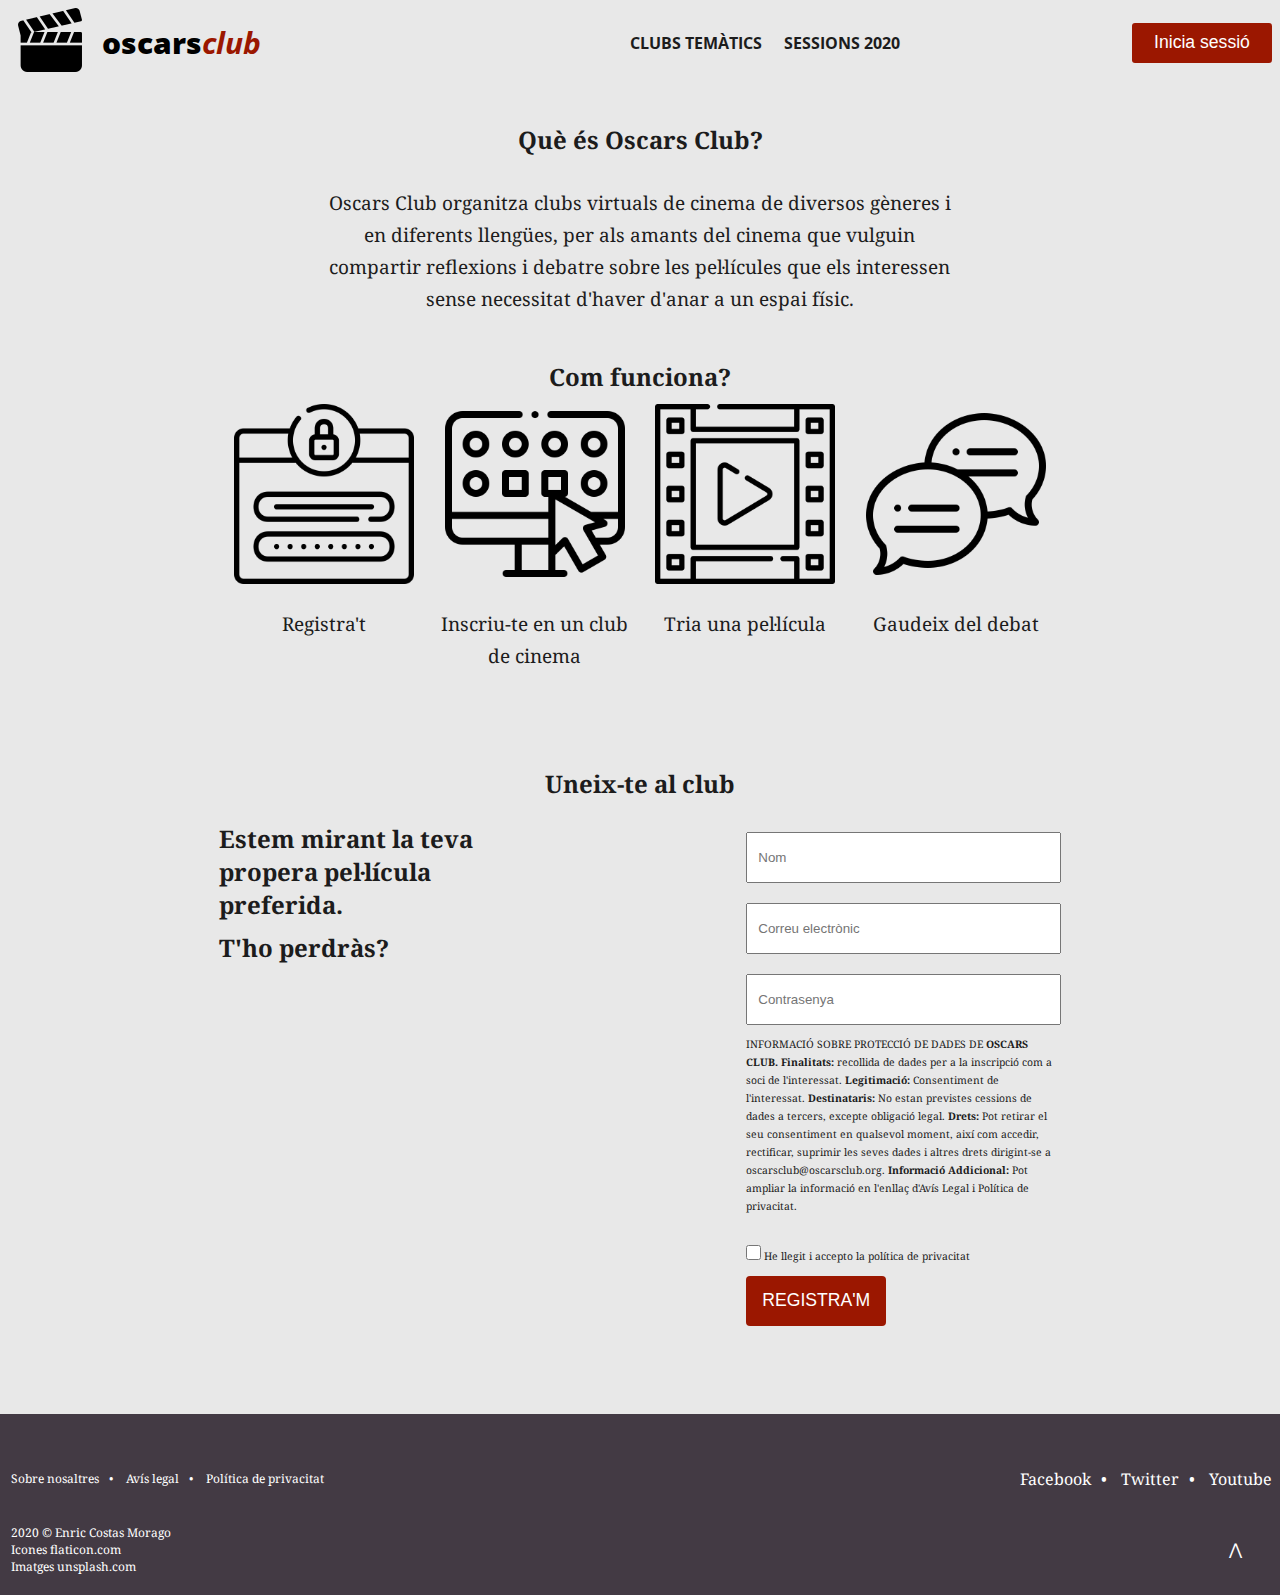
<file: index.html>
<!DOCTYPE html >
<html lang="ca">
<head>
    <meta charset="utf-8" />
    <title>Oscars club</title>
    <meta name="viewport" content="width=device-width, initial-scale=1" />
    <meta name="description" content="Descripció de en que consisteix Oscars club" />
    <link rel="stylesheet" href="css/style.css">
    <link rel="preconnect" href="https://fonts.gstatic.com">
    <link href="https://fonts.googleapis.com/css2?family=Open+Sans:ital,wght@0,400;1,700&display=swap" rel="stylesheet"> 
	<link href="https://fonts.googleapis.com/css2?family=Noto+Serif:ital,wght@0,400;0,700;1,400;1,700&display=swap" rel="stylesheet"> 
</head>

<body class="ecm-body" >

 
    <header class="ecm-header" id="Inici" >
	   
	   <div class="grid-header-item-1" >
	      <a href="index.html"><img src='img/oscarsclub-isologo.png' id="ecm-imatge-header" alt="logo" ></a>
		  <a href="index.html"><span id="ecm-oscar" >oscars</span><span id="ecm-club" >club</span></a>
       </div>
	   
	   <div class="grid-header-item-2a">
	        
            <a href="clubs-tematics.html" class="ecm-link-Menu" >CLUBS TEMÀTICS</a>

	   </div>
	   
	   <div class="grid-header-item-2b">
	        
            <a href="sessions-2020.html" class="ecm-link-Menu" >SESSIONS 2020</a>
			
	   </div>
	   
	   <div class="grid-header-item grid-header-item-3" >
	      <button id='ecm-inicia-sessio' >Inicia sessió</button>
	   </div>

	 </header>

   <main>
       
	     <section class="ecm-main" >
	           
			    <div class="grid-main-item-1c">
				
				       <h2>Què és Oscars Club?</h2>

				</div>
				
				 <div class="grid-main-item-2c">

					   <p>Oscars Club organitza clubs virtuals de cinema de diversos gèneres i en
							diferents llengües, per als amants del cinema que vulguin compartir
							reflexions i debatre sobre les pel·lícules que els interessen sense
							necessitat d'haver d'anar a un espai físic.</p>
				
				</div>
	   
         </section>
		 
		 
		 <section class="ecm-main" >
	           
			    <div class="grid-main-item-1c">
				
				       <h2>Com funciona?</h2>

				</div>
				
				 <div class="grid-main-item-3c img-amb-text">
					   <img src='img/howto-register.png' class='Icones-Index' alt='registrar'  >
					   <p>Registra't</p>
				</div>
				
				<div class="grid-main-item-4c img-amb-text">
					   <img src='img/howto-club.png' class='Icones-Index' alt='inscriure' >
					   <p>Inscriu-te en un club de cinema</p>
				</div>
				
			    <div class="grid-main-item-5c img-amb-text">
					   <img src='img/howto-film.png' class='Icones-Index' alt='triar' >
					   <p>Tria una pel·lícula</p>
				</div>
				
				 <div class="grid-main-item-6c img-amb-text">
					   <img src='img/howto-speech.png' class='Icones-Index' alt='gaudir'>
					   <p>Gaudeix del debat</p>
				</div>
				
	   
         </section>
		 
		 
		 <section class="ecm-main" >
	           
			    <div class="grid-main-item-7c">
				
				       <h2>Uneix-te al club</h2>

				</div>
				
			    <div class="grid-main-item-8c">
				
				       <h2>Estem mirant la teva propera pel·lícula preferida.</h2>
					   <h2>T'ho perdràs?</h2>

				</div>
				
				
				 <div class="grid-main-item-9c">
				
				     <form>
						 <div >
							 <input type="text" id="Nom" name="user_name"  minlength="2" maxlength="64" required pattern="[A-Za-z'-]+" placeholder="Nom" >
						 </div>
						 
						 <div >
							 <input type="text"  id="Email" name="user_email"  minlength="2" maxlength="64" required pattern="[A-Za-z'-]+" placeholder="Correu electrònic" >
						 </div>
						 
						 <div >
							 <input type="text"  id="Contrasenya" name="user_password"  minlength="2" maxlength="64" required pattern="[A-Za-z'-]+" placeholder="Contrasenya" >
						 </div>
						 
						 <div>
			   
						   <p class="ecm-TextPD" >INFORMACIÓ SOBRE PROTECCIÓ DE DADES DE <b>OSCARS
								CLUB. Finalitats:</b> recollida de dades per a la inscripció com a
								soci de l'interessat. <b>Legitimació:</b> Consentiment de l'interessat.
								<b>Destinataris:</b> No estan previstes cessions de dades a tercers,
								excepte obligació legal. <b>Drets:</b> Pot retirar el seu consentiment en
								qualsevol moment, així com accedir, rectificar, suprimir les seves
								dades i altres drets dirigint-se a oscarsclub@oscarsclub.org.
								<b>Informació Addicional:</b> Pot ampliar la informació en l'enllaç d'Avís
								Legal i Política de privacitat.
						   </p>
						   
						   <p class="ecm-TextPD" ><input type="checkbox" id="Accepto" > He llegit i accepto la política de privacitat</p>
						   

						   <button id="ecm-Registrarse" >REGISTRA'M</button>
						   
						   </div>

					</form>
			

				</div>
		 
		 
		  </section>
		 
		 
		 
		 
   
   </main>
   
   
    <footer  >
        
		<div class="ecm-footer">
		
			<div class="grid-footer-item-1" >
				<ul id="ecm-menu-footer" >
					<li><a href="" class="ecm-link-footer" >Sobre nosaltres</a></li>
					<li><a href="" class="ecm-link-footer" >Avís legal</a></li>
					<li><a href="" class="ecm-link-footer" >Política de privacitat</a></li>
				</ul>
			</div>
			
			<div class="grid-footer-item-2" >
				<ul id="ecm-menu-footerb" >
					<li><a href="" class="ecm-link-footer" >Facebook</a></li>
					<li><a href="" class="ecm-link-footer" >Twitter</a></li>
					<li><a href="" class="ecm-link-footer" >Youtube</a></li>
				</ul>
			</div>
		
		</div>
		
		
		<div class="ecm-footer">
		
			<div class="grid-footer-item2-1" >
				<ul id="ecm-menu-footer2" >
					<li>2020 &#169; Enric Costas Morago</li>
                    <li><a href="https://www.flaticon.com" class="ecm-link-footer" >Icones flaticon.com</a></li>
					<li><a href="https://unsplash.com" class="ecm-link-footer" >Imatges unsplash.com</a></li>
				</ul>
			</div>
			
			<div class="grid-footer-item2-2" >
			
			        <a href="#Inici" class="ecm-wedge" >&xwedge;</a>
			
			</div>
		
		</div>
    
	
	</footer>
	
	

</body>
</html>
</file>
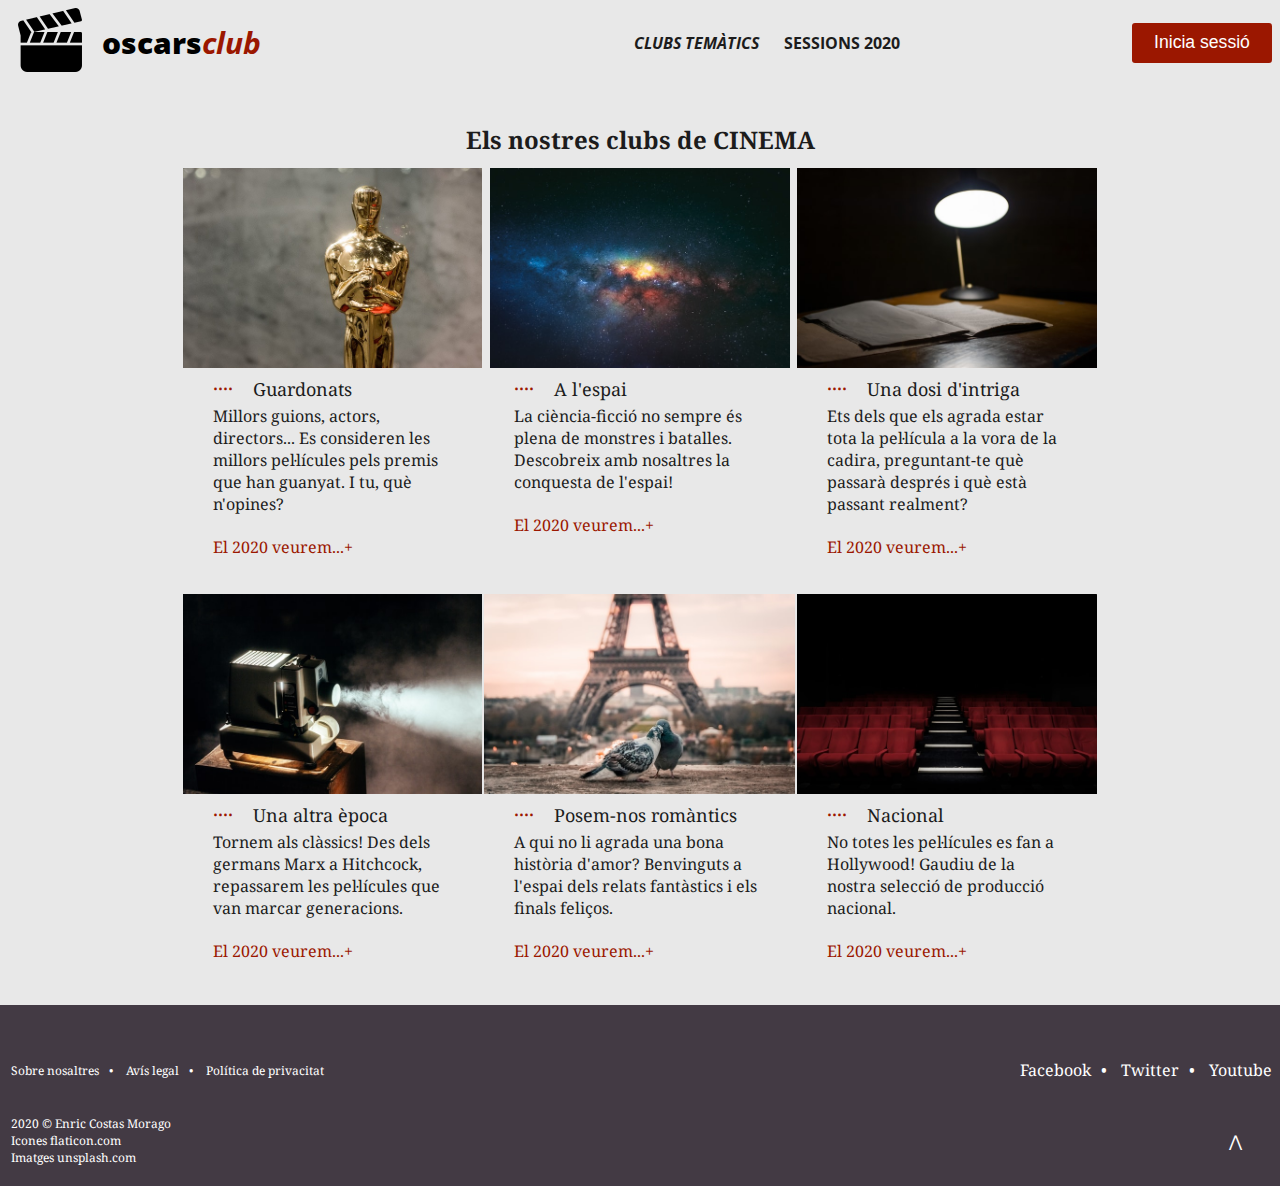
<file: clubs-tematics.html>
<!DOCTYPE html >
<html lang="ca">
<head>
    <meta charset="utf-8" />
    <title>Oscars club</title>
    <meta name="viewport" content="width=device-width, initial-scale=1" />
    <meta name="description" content="Descripció de en que consisteix Oscars club" />
    <link rel="stylesheet" href="css/style.css">
    <link rel="preconnect" href="https://fonts.gstatic.com">
    <link href="https://fonts.googleapis.com/css2?family=Open+Sans:ital,wght@0,400;1,700&display=swap" rel="stylesheet"> 
	<link href="https://fonts.googleapis.com/css2?family=Noto+Serif:ital,wght@0,400;0,700;1,400;1,700&display=swap" rel="stylesheet"> 
</head>

<body class="ecm-body" >

 
    <header class="ecm-header"  id="Inici" >
	   
	   <div class="grid-header-item-1" >
	      <a href="index.html"><img src='img/oscarsclub-isologo.png' id="ecm-imatge-header" alt="logo" ></a>
		  <a href="index.html"><span id="ecm-oscar" >oscars</span><span id="ecm-club" >club</span></a>
       </div>
	   
	   <div class="grid-header-item-2a">
	        
            <a href="clubs-tematics.html" class="ecm-link-MenuActiu" >CLUBS TEMÀTICS</a>

	   </div>
	   
	   <div class="grid-header-item-2b">
	        
            <a href="sessions-2020.html" class="ecm-link-Menu" >SESSIONS 2020</a>
			
	   </div>
	   
	   <div class="grid-header-item grid-header-item-3" >
	      <button id='ecm-inicia-sessio' >Inicia sessió</button>
	   </div>

	 </header>

   <main>
       
	     <section class="ecm-main2" >
	           
			    <div class="grid-main-item-10c">
				
				       <h2>Els nostres clubs de CINEMA</h2>

				</div>
				
				 <div class="grid-main-item-11c img-amb-text">
					   <img src='img/club1.jpg' class='imatgesClubs' alt='imatge'  >
					   <p class="ecm-text2" ><span class="ecm-punts">····</span>Guardonats</p>
					   <p class="ecm-text1" >Millors guions, actors, directors... Es consideren les millors pel·lícules pels premis que han guanyat. I tu, què n'opines?</p>
					   <p class="ecm-text3" ><a href="sessions-2020.html" class="ecm-link-2020" >El 2020 veurem...+</a></p>
				</div>
				
			   <div class="grid-main-item-12c img-amb-text">
					   <img src='img/club2.jpg' class='imatgesClubs' alt='imatge'  >
					   <p class="ecm-text2" ><span class="ecm-punts">····</span>A l'espai</p>
					   <p class="ecm-text1" >La ciència-ficció no sempre és plena de monstres i batalles. Descobreix amb nosaltres la conquesta de l'espai!</p>
					   <p class="ecm-text3" ><a href="sessions-2020.html" class="ecm-link-2020" >El 2020 veurem...+</a></p>
				</div>
				
			   <div class="grid-main-item-13c img-amb-text">
					   <img src='img/club3.jpg' class='imatgesClubs' alt='imatge'  >
					   <p class="ecm-text2" ><span class="ecm-punts">····</span>Una dosi d'intriga</p>
					   <p class="ecm-text1" >Ets dels que els agrada estar tota la pel·lícula a la vora de la cadira, preguntant-te què passarà després i què està passant realment?</p>
					   <p class="ecm-text3" ><a href="sessions-2020.html" class="ecm-link-2020" >El 2020 veurem...+</a></p>
				</div>
				
			    <div class="grid-main-item-14c img-amb-text">
					   <img src='img/club4.jpg' class='imatgesClubs' alt='imatge'  >
					   <p class="ecm-text2" ><span class="ecm-punts">····</span>Una altra època</p>
					   <p class="ecm-text1" >Tornem als clàssics! Des dels germans Marx a Hitchcock, repassarem les pel·lícules que van marcar generacions.</p>
					   <p class="ecm-text3" ><a href="sessions-2020.html" class="ecm-link-2020" >El 2020 veurem...+</a></p>
				</div>
				
			   <div class="grid-main-item-15c img-amb-text">
					   <img src='img/club5.jpg' class='imatgesClubs' alt='imatge'  >
					   <p class="ecm-text2" ><span class="ecm-punts">····</span>Posem-nos romàntics</p>
					   <p class="ecm-text1" >A qui no li agrada una bona història d'amor? Benvinguts a l'espai dels relats fantàstics i els finals feliços.</p>
					   <p class="ecm-text3" ><a href="sessions-2020.html" class="ecm-link-2020" >El 2020 veurem...+</a></p>
				</div>
				
			   <div class="grid-main-item-16c img-amb-text">
					   <img src='img/club6.jpg' class='imatgesClubs' alt='imatge'  >
					   <p class="ecm-text2" ><span class="ecm-punts">····</span>Nacional</p>
					   <p class="ecm-text1" >No totes les pel·lícules es fan a Hollywood! Gaudiu de la nostra selecció de producció nacional.</p>
					   <p class="ecm-text3" ><a href="sessions-2020.html" class="ecm-link-2020" >El 2020 veurem...+</a></p>
				</div>
	   
         </section>
		 
	
		 
   
   </main>
   
   
    <footer  >
        
		<div class="ecm-footer">
		
			<div class="grid-footer-item-1" >
				<ul id="ecm-menu-footer" >
					<li><a href="" class="ecm-link-footer" >Sobre nosaltres</a></li>
					<li><a href="" class="ecm-link-footer" >Avís legal</a></li>
					<li><a href="" class="ecm-link-footer" >Política de privacitat</a></li>
				</ul>
			</div>
			
			<div class="grid-footer-item-2" >
				<ul id="ecm-menu-footerb" >
					<li><a href="" class="ecm-link-footer" >Facebook</a></li>
					<li><a href="" class="ecm-link-footer" >Twitter</a></li>
					<li><a href="" class="ecm-link-footer" >Youtube</a></li>
				</ul>
			</div>
		
		</div>
		
		
		<div class="ecm-footer">
		
			<div class="grid-footer-item2-1" >
				<ul id="ecm-menu-footer2" >
					<li>2020 &#169; Enric Costas Morago</li>
                    <li><a href="https://www.flaticon.com" class="ecm-link-footer" >Icones flaticon.com</a></li>
					<li><a href="https://unsplash.com" class="ecm-link-footer" >Imatges unsplash.com</a></li>
				</ul>
			</div>
			
			<div class="grid-footer-item2-2" >
			
			        <a href="#Inici" class="ecm-wedge" >&xwedge;</a>
			
			</div>
		
		</div>
    
	
	</footer>
	
	

</body>
</html>
</file>
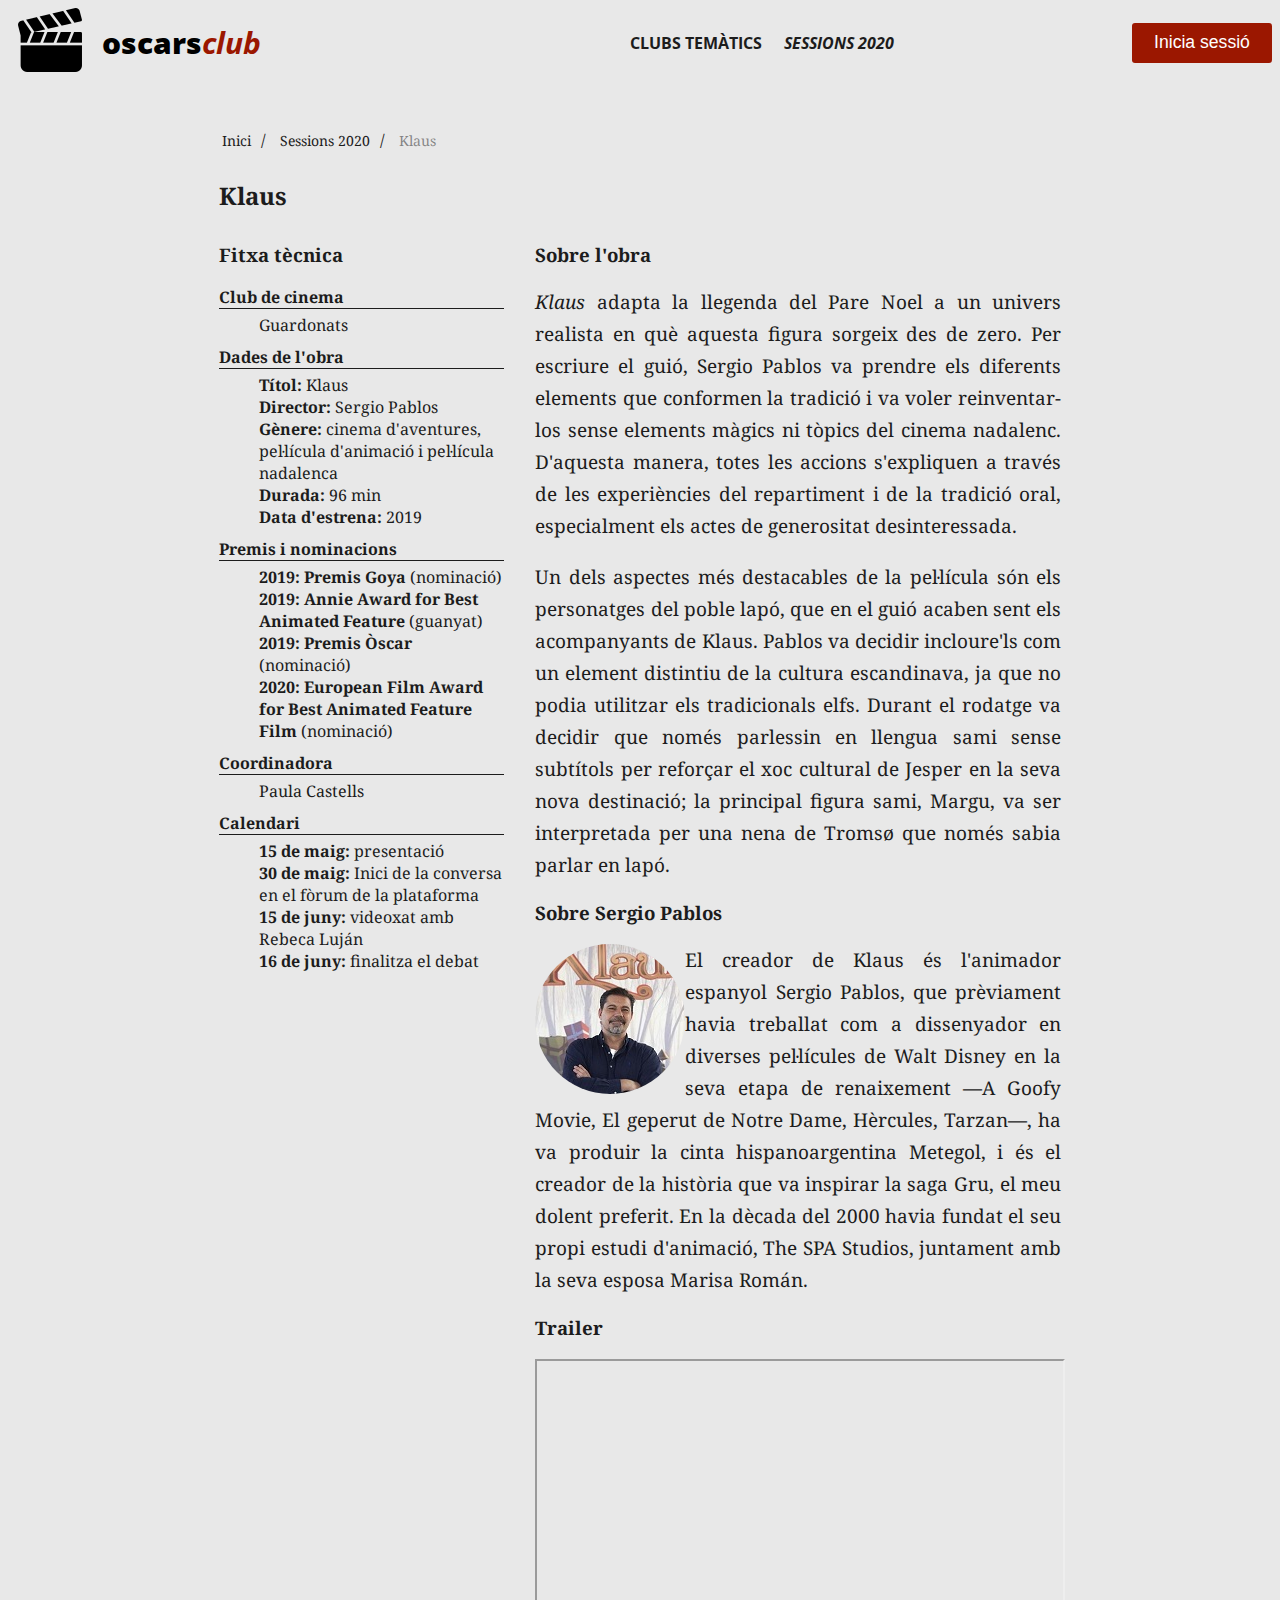
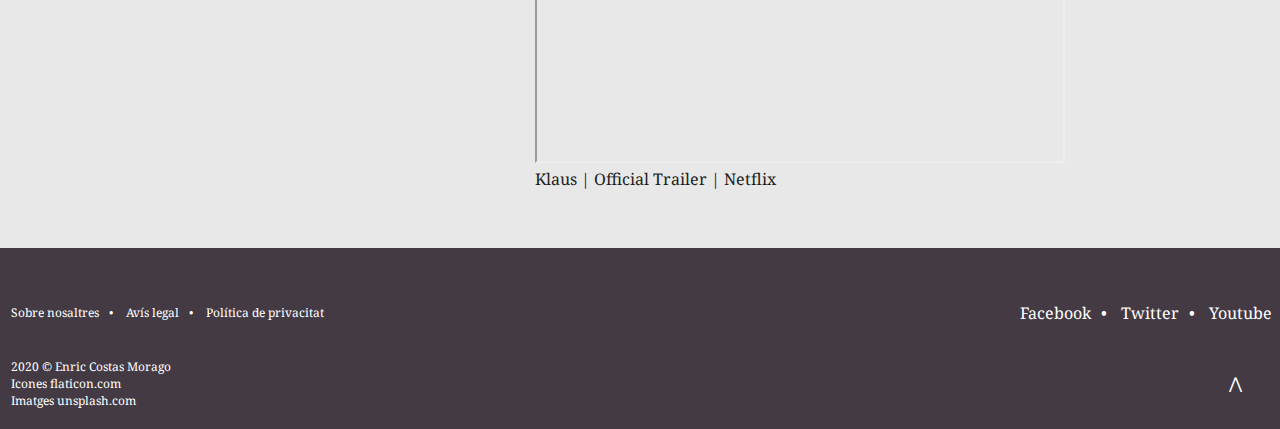
<file: detall-sessio.html>
<!DOCTYPE html >
<html lang="ca">
<head>
    <meta charset="utf-8" />
    <title>Detall sessió</title>
    <meta name="viewport" content="width=device-width, initial-scale=1" />
    <meta name="description" content="Descripció sobre la sessio escollida" />
    <link rel="stylesheet" href="css/style.css">
    <link rel="preconnect" href="https://fonts.gstatic.com">
    <link href="https://fonts.googleapis.com/css2?family=Open+Sans:ital,wght@0,400;1,700&display=swap" rel="stylesheet"> 
	<link href="https://fonts.googleapis.com/css2?family=Noto+Serif:ital,wght@0,400;0,700;1,400;1,700&display=swap" rel="stylesheet"> 
</head>

<body class="ecm-body" >

 
    <header class="ecm-header"  id="Inici" >
	   
	   <div class="grid-header-item-1" >
	      <a href="index.html"><img src='img/oscarsclub-isologo.png' id="ecm-imatge-header" alt="logo" ></a>
		  <a href="index.html"><span id="ecm-oscar" >oscars</span><span id="ecm-club" >club</span></a>
       </div>
	   
	   <div class="grid-header-item-2a">
	        
            <a href="clubs-tematics.html" class="ecm-link-Menu" >CLUBS TEMÀTICS</a>

	   </div>
	   
	   <div class="grid-header-item-2b">
	        
            <a href="sessions-2020.html" class="ecm-link-MenuActiu" >SESSIONS 2020</a>
			
	   </div>
	   
	   <div class="grid-header-item grid-header-item-3" >
	      <button id='ecm-inicia-sessio' >Inicia sessió</button>
	   </div>

	 </header>

   <main>
       
	     <section class="ecm-main" >
	           
				
				<div class="grid-main-breadcrumb">
						<ul id="ecm-breadcrumb" >
							<li><a href="index.html" class="ecm-link-breadcrumb" >Inici</a></li>
							<li><a href="sessions-2020.html" class="ecm-link-breadcrumb" >Sessions 2020</a></li>
							<li><span class="ecm-link-breadcrumbActiu" >Klaus</span></li>
						</ul>
				</div>
				
				<div class="grid-main-titolDetall">
					<h2>Klaus</h2>
				</div>
				
				 <div class="grid-main-fitxaDetall">

					   	<h3>Fitxa tècnica</h3>

						<dl id="llistaFitxaTecnica">
							<dt>Club de cinema</dt>
							   <dd>Guardonats</dd>
							    
							<dt>Dades de l'obra</dt>
							   <dd><span class="ecm-negreta" >Títol:</span> Klaus</dd>
							   <dd><span class="ecm-negreta" >Director:</span> Sergio Pablos</dd>
							   <dd><span class="ecm-negreta" >Gènere:</span> cinema d'aventures, pel·lícula d'animació i pel·lícula nadalenca</dd>
							   <dd><span class="ecm-negreta" >Durada:</span> 96 min</dd>
							   <dd><span class="ecm-negreta" >Data d'estrena:</span> 2019</dd>
							   
							<dt>Premis i nominacions</dt>
							   <dd><span class="ecm-negreta" >2019: Premis Goya</span> (nominació)</dd>
							   <dd><span class="ecm-negreta" >2019: Annie Award for Best Animated Feature</span> (guanyat)</dd>
							   <dd><span class="ecm-negreta" >2019: Premis Òscar</span> (nominació)</dd>
							   <dd><span class="ecm-negreta" >2020: European Film Award for Best Animated Feature Film</span> (nominació)</dd>
							   
							<dt>Coordinadora</dt>
							  <dd>Paula Castells</dd>
							  
							<dt>Calendari</dt>
							   <dd><span class="ecm-negreta" >15 de maig:</span> presentació</dd>
							   <dd><span class="ecm-negreta" >30 de maig:</span> Inici de la conversa en el fòrum de la plataforma</dd>
							   <dd><span class="ecm-negreta" >15 de juny:</span> videoxat amb Rebeca Luján</dd>
							   <dd><span class="ecm-negreta" >16 de juny:</span> finalitza el debat</dd>

						</dl>

				</div>
				
				
				<div class="grid-main-resumDetall">
				
				       <h3>Sobre l'obra</h3>
					   
					   <p><i>Klaus</i> adapta la llegenda del Pare Noel a un univers realista en què aquesta figura
							sorgeix des de zero. Per escriure el guió, Sergio Pablos va prendre els diferents
							elements que conformen la tradició i va voler reinventar-los sense elements
							màgics ni tòpics del cinema nadalenc. D'aquesta manera, totes les accions
							s'expliquen a través de les experiències del repartiment i de la tradició oral,
							especialment els actes de generositat desinteressada.
					   </p>
					   
					   <p>Un dels aspectes més destacables de la pel·lícula són els personatges del poble
							lapó, que en el guió acaben sent els acompanyants de Klaus. Pablos va decidir
							incloure'ls com un element distintiu de la cultura escandinava, ja que no podia
							utilitzar els tradicionals elfs. Durant el rodatge va decidir que només parlessin en
							llengua sami sense subtítols per reforçar el xoc cultural de Jesper en la seva nova
							destinació; la principal figura sami, Margu, va ser interpretada per una nena de
							Tromsø que només sabia parlar en lapó.
                       </p>
					   
					   <h3>Sobre Sergio Pablos</h3>
					   
					   <p>
					   <img src="img/sergio-pablos.jpg" class="imatge-director" alt="director"  >
					   El creador de Klaus és l'animador espanyol Sergio Pablos, que prèviament havia
							treballat com a dissenyador en diverses pel·lícules de Walt Disney en la seva etapa
							de renaixement —A Goofy Movie, El geperut de Notre Dame, Hèrcules, Tarzan—,
							ha va produir la cinta hispanoargentina Metegol, i és el creador de la història que
							va inspirar la saga Gru, el meu dolent preferit. En la dècada del 2000 havia fundat
							el seu propi estudi d'animació, The SPA Studios, juntament amb la seva esposa
							Marisa Román.

					   </p>
					   
					   <h3>Trailer</h3>
					   
					   <figure class='ecm-figure'>
                       <iframe class='ecm-video' src="https://www.youtube.com/embed/taE3PwurhYM" allow="accelerometer; autoplay; clipboard-write; encrypted-media; gyroscope; picture-in-picture" allowfullscreen></iframe>
				       <figcaption>Klaus | Official Trailer | Netflix</figcaption>
					   </figure>
				       
				
				
				</div>
				
				
				
				
				
	   
         </section>
		 
		
		 
   
   </main>
   
   
    <footer  >
        
		<div class="ecm-footer">
		
			<div class="grid-footer-item-1" >
				<ul id="ecm-menu-footer" >
					<li><a href="" class="ecm-link-footer" >Sobre nosaltres</a></li>
					<li><a href="" class="ecm-link-footer" >Avís legal</a></li>
					<li><a href="" class="ecm-link-footer" >Política de privacitat</a></li>
				</ul>
			</div>
			
			<div class="grid-footer-item-2" >
				<ul id="ecm-menu-footerb" >
					<li><a href="" class="ecm-link-footer" >Facebook</a></li>
					<li><a href="" class="ecm-link-footer" >Twitter</a></li>
					<li><a href="" class="ecm-link-footer" >Youtube</a></li>
				</ul>
			</div>
		
		</div>
		
		
		<div class="ecm-footer">
		
			<div class="grid-footer-item2-1" >
				<ul id="ecm-menu-footer2" >
					<li>2020 &#169; Enric Costas Morago</li>
                    <li><a href="https://www.flaticon.com" class="ecm-link-footer" >Icones flaticon.com</a></li>
					<li><a href="https://unsplash.com" class="ecm-link-footer" >Imatges unsplash.com</a></li>
				</ul>
			</div>
			
			<div class="grid-footer-item2-2" >
			
			        <a href="#Inici" class="ecm-wedge" >&xwedge;</a>
			
			</div>
		
		</div>
    
	
	</footer>
	
	

</body>
</html>
</file>
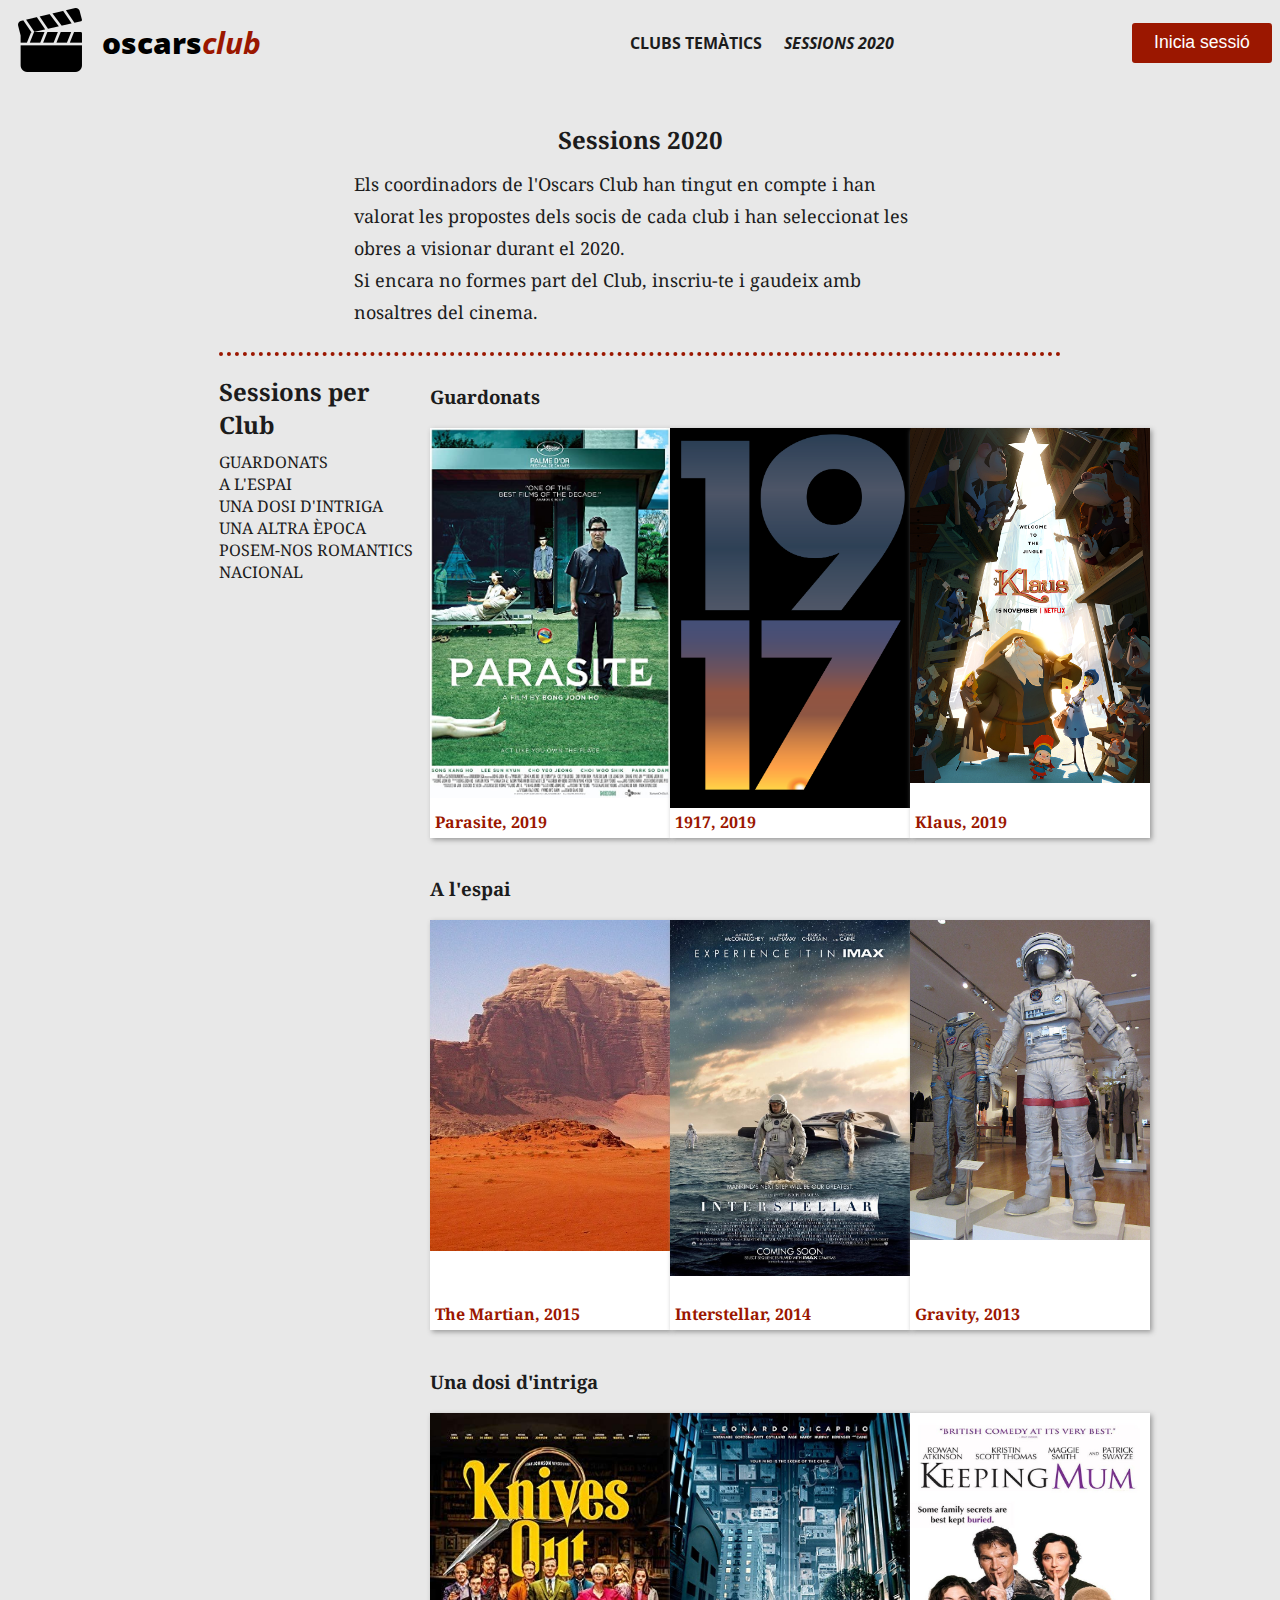
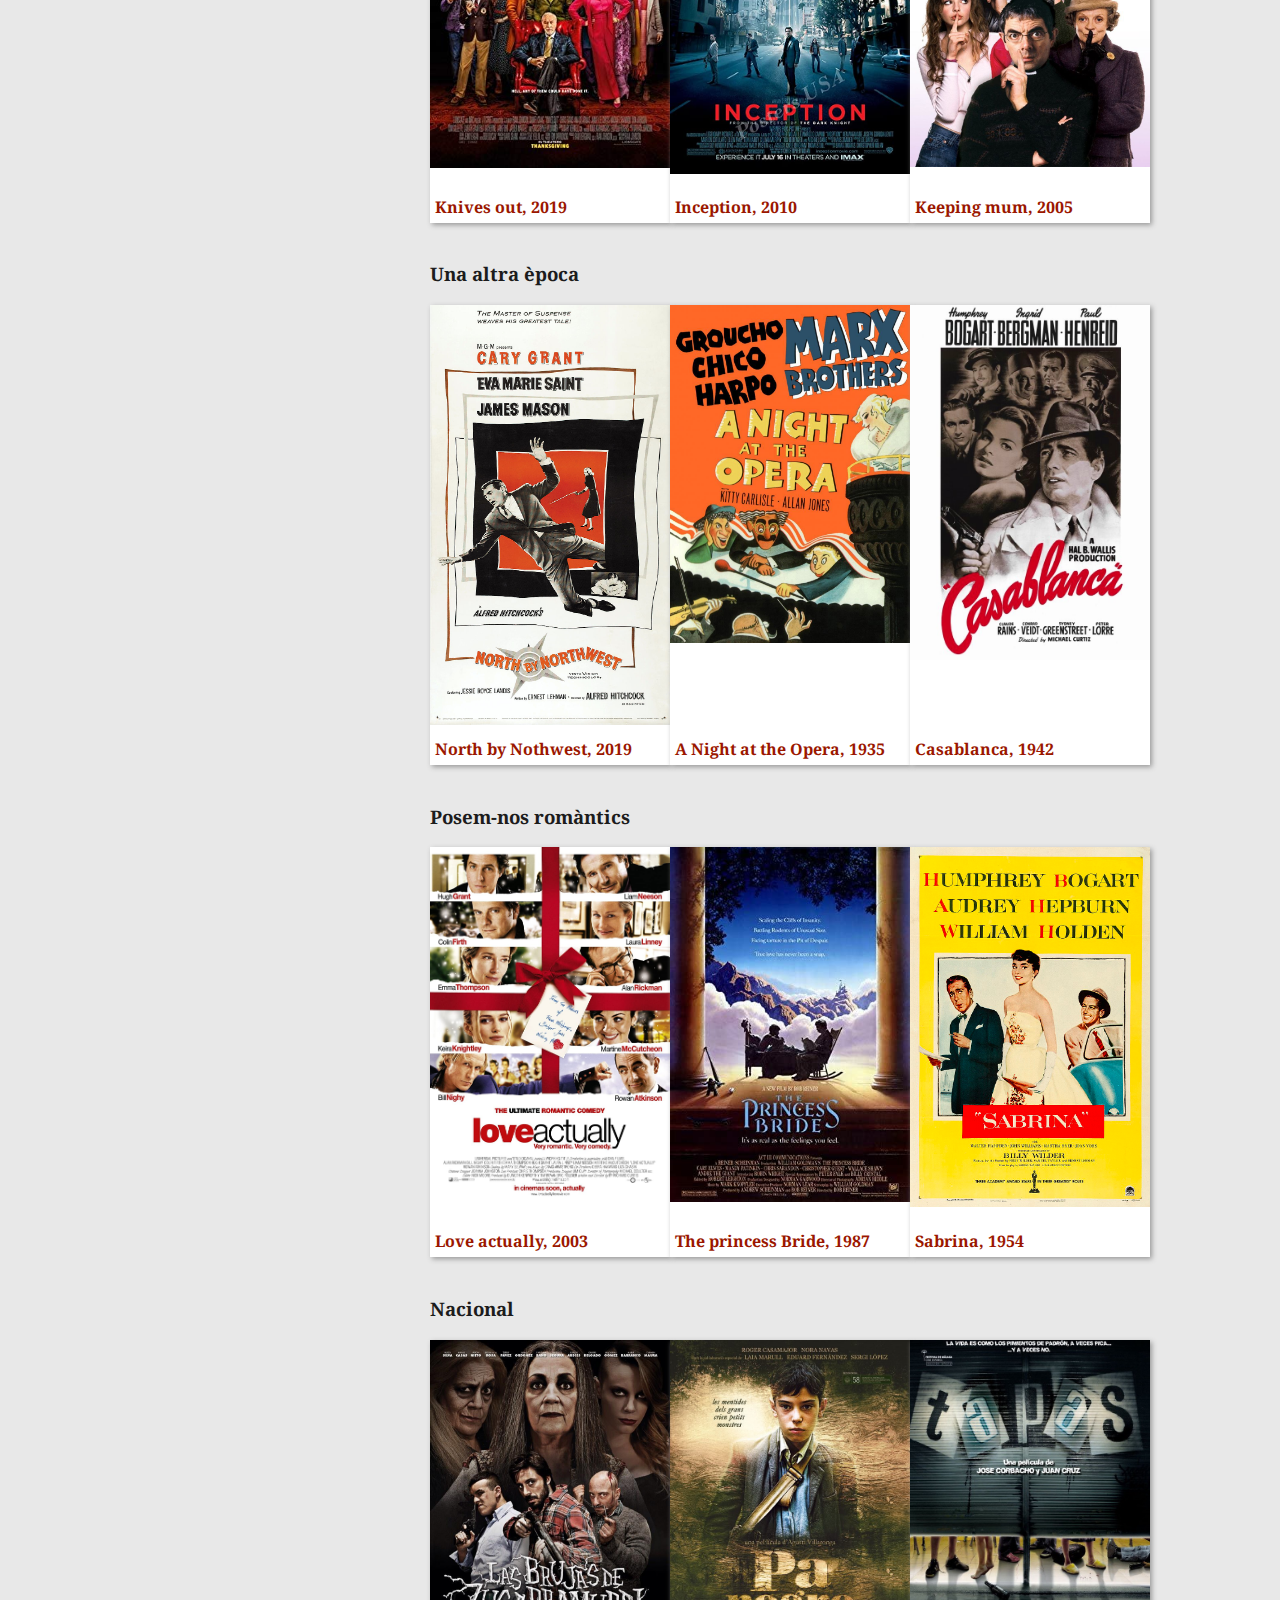
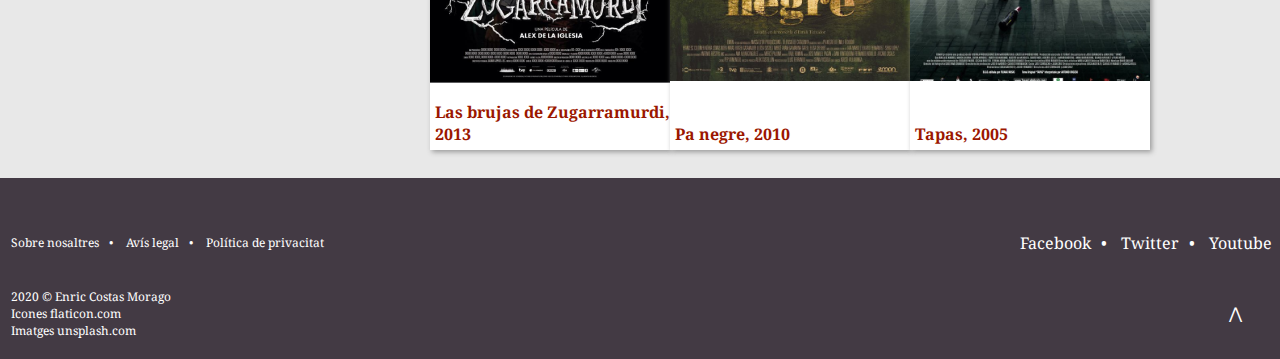
<file: sessions-2020.html>
<!DOCTYPE html >
<html lang="ca">
<head>
    <meta charset="utf-8" />
    <title>Sessions 2020</title>
    <meta name="viewport" content="width=device-width, initial-scale=1" />
    <meta name="description" content="Descripció de en que consisteix Oscars club" />
    <link rel="stylesheet" href="css/style.css">
    <link rel="preconnect" href="https://fonts.gstatic.com">
    <link href="https://fonts.googleapis.com/css2?family=Open+Sans:ital,wght@0,400;1,700&display=swap" rel="stylesheet"> 
	<link href="https://fonts.googleapis.com/css2?family=Noto+Serif:ital,wght@0,400;0,700;1,400;1,700&display=swap" rel="stylesheet"> 
</head>

<body class="ecm-body" >

 
    <header class="ecm-header"  id="Inici" >
	   
	   <div class="grid-header-item-1" >
	      <a href="index.html"><img src='img/oscarsclub-isologo.png' id="ecm-imatge-header" alt="logo" ></a>
		  <a href="index.html"><span id="ecm-oscar" >oscars</span><span id="ecm-club" >club</span></a>
       </div>
	   
	   <div class="grid-header-item-2a">
	        
            <a href="clubs-tematics.html" class="ecm-link-Menu" >CLUBS TEMÀTICS</a>

	   </div>
	   
	   <div class="grid-header-item-2b">
	        
            <a href="sessions-2020.html" class="ecm-link-MenuActiu" >SESSIONS 2020</a>
			
	   </div>
	   
	   <div class="grid-header-item grid-header-item-3" >
	      <button id='ecm-inicia-sessio' >Inicia sessió</button>
	   </div>

	 </header>

   <main>
       
	     <section class="ecm-main" >
	           
			    <div class="grid-main-item-1c">
				
				       <h2>Sessions 2020</h2>

				</div>
				
				 <div class="grid-main-item-2c">

					   <p class="ecm-text2" >Els coordinadors de l'Oscars Club han tingut en compte i han valorat les propostes dels socis de cada club i han seleccionat les obres a visionar durant el 2020.</p>
                       <p class="ecm-text2" >Si encara no formes part del Club, inscriu-te i gaudeix amb nosaltres del cinema.</p>
				
				</div>
	   
         </section>
		 
		 <section class="ecm-main" >
		    
				<div class="grid-main-item-17c">
					<hr id="MoltsPunts">
				</div>
				
				
				 <div class="grid-main-item-18c">

					   <h2>Sessions per Club</h2>
					   
					   	<ul id="ecm-submenu" >
							<li><a href="sessions-2020.html#guardonats" class="ecm-link-submenu" >GUARDONATS</a></li>
							<li><a href="sessions-2020.html#espai" class="ecm-link-submenu" >A L'ESPAI</a></li>
							<li><a href="sessions-2020.html#intriga" class="ecm-link-submenu" >UNA DOSI D'INTRIGA</a></li>
							<li><a href="sessions-2020.html#epoca" class="ecm-link-submenu" >UNA ALTRA ÈPOCA</a></li>
							<li><a href="sessions-2020.html#romantics" class="ecm-link-submenu" >POSEM-NOS ROMANTICS</a></li>
							<li><a href="sessions-2020.html#nacional" class="ecm-link-submenu" >NACIONAL</a></li>
						</ul>

				</div>
				
				
				<div class="grid-main-item-19c">

					    <div class="ecm-3posters" >
					           
							 <div class="grid-3posters-item-1c" id='guardonats'>
								   <h3 class="TitolBlock" >Guardonats</h3>
							</div>
					   
					   	    <div class="grid-3posters-item-2c">
							   <div class="fonsCartells" >
							      <a href="" >
							      <img src='img/club1-movie1.jpg' class='ImatgesCartells' alt="cartell"  >
								  <span class="titol-cartell" >Parasite, 2019</span>
								  </a>
							   </div>
							</div>
							
							<div class="grid-3posters-item-3c">
							   <div class="fonsCartells" > 
							     <a href="" >
								 <img src='img/club1-movie2.png' class='ImatgesCartells' alt="cartell" >
								 <span class="titol-cartell" >1917, 2019</span>
								 </a>
							   </div>
							</div>
							
							<div class="grid-3posters-item-4c">
							   <div class="fonsCartells" > 
							     <a href="detall-sessio.html" >
							     <img src='img/club1-movie3.jpg' class='ImatgesCartells' alt="cartell" >
								 <span class="titol-cartell" >Klaus, 2019</span>
								 </a>
								</div>
							</div>
					   
					   </div>
					   
					   <div class="ecm-3posters" >
					           
							 <div class="grid-3posters-item-1c" id="espai" >
								   <h3 class="TitolBlock" >A l'espai</h3>
							</div>
					   
					   	    <div class="grid-3posters-item-2c">
							  <div class="fonsCartells" >
							      <a href="" >
							      <img src='img/club2-movie1.jpg' class='ImatgesCartells' alt="cartell" >
								  <span class="titol-cartell" >The Martian, 2015</span>
								  </a>
							  </div>
							</div>
							
							<div class="grid-3posters-item-3c">
							  <div class="fonsCartells" >
							     <a href="" >
							     <img src='img/club2-movie2.jpg' class='ImatgesCartells' alt="cartell" >
								 <span class="titol-cartell" >Interstellar, 2014</span>
								 </a>
							  </div>
							</div>
							
							<div class="grid-3posters-item-4c">
							  <div class="fonsCartells" >
							     <a href="" >
							     <img src='img/club2-movie3.jpg' class='ImatgesCartells' alt="cartell" >
								 <span class="titol-cartell" >Gravity, 2013</span>
								 </a>
							  </div>
							</div>
					   
					   </div>
					   
					   <div class="ecm-3posters" >
					           
							 <div class="grid-3posters-item-1c" id="intriga" >
								   <h3 class="TitolBlock" >Una dosi d'intriga</h3>
							</div>
					   
					   	    <div class="grid-3posters-item-2c">
							  <div class="fonsCartells" >
							      <a href="" >
							      <img src='img/club3-movie1.jpg' class='ImatgesCartells' alt="cartell" >
								  <span class="titol-cartell" >Knives out, 2019</span>
								  </a>
							  </div>
							</div>
							
							<div class="grid-3posters-item-3c">
							  <div class="fonsCartells" >
							     <a href="" >
							     <img src='img/club3-movie2.jpg' class='ImatgesCartells' alt="cartell" >
								 <span class="titol-cartell" >Inception, 2010</span>
								 </a>
							  </div>
							</div>
							
							<div class="grid-3posters-item-4c">
							  <div class="fonsCartells" >
							     <a href="" >
							     <img src='img/club3-movie3.jpg' class='ImatgesCartells' alt="cartell" >
								 <span class="titol-cartell" >Keeping mum, 2005</span>
								 </a>
							  </div>
							</div>
					   
					   </div>
					   
					   
					   	<div class="ecm-3posters" >
					           
							 <div class="grid-3posters-item-1c" id="epoca" >
								   <h3 class="TitolBlock" >Una altra època</h3>
							</div>
					   
					   	    <div class="grid-3posters-item-2c">
							  <div class="fonsCartells2" >
							      <a href="" >
							      <img src='img/club4-movie1.jpg' class='ImatgesCartells' alt="cartell" >
								  <span class="titol-cartell" >North by Nothwest, 2019</span>
								  </a>
							  </div>
							</div>
							
							<div class="grid-3posters-item-3c">
							  <div class="fonsCartells2" >
							     <a href="" >
							     <img src='img/club4-movie2.jpg' class='ImatgesCartells' alt="cartell" >
								 <span class="titol-cartell" >A Night at the Opera, 1935</span>
								 </a>
							  </div>
							</div>
							
							<div class="grid-3posters-item-4c">
							  <div class="fonsCartells2" >
							     <a href="" >
							     <img src='img/club4-movie3.jpg' class='ImatgesCartells' alt="cartell" >
								 <span class="titol-cartell" >Casablanca, 1942</span>
								 </a>
							  </div>
							</div>
					   
					   </div>
					   
					   <div class="ecm-3posters" >
					           
							 <div class="grid-3posters-item-1c" id="romantics">
								   <h3 class="TitolBlock" >Posem-nos romàntics</h3>
							</div>
					   
					   	    <div class="grid-3posters-item-2c">
							  <div class="fonsCartells" >
							      <a href="" >
							      <img src='img/club5-movie1.jpg' class='ImatgesCartells' alt="cartell" >
								  <span class="titol-cartell" >Love actually, 2003</span>
								  </a>
							  </div>
							</div>
							
							<div class="grid-3posters-item-3c">
							  <div class="fonsCartells" >
							     <a href="" >
							     <img src='img/club5-movie2.jpg' class='ImatgesCartells' alt="cartell" >
								 <span class="titol-cartell" >The princess Bride, 1987</span>
								 </a>
							  </div>
							</div>
							
							<div class="grid-3posters-item-4c">
							  <div class="fonsCartells" >
							     <a href="" >
							     <img src='img/club5-movie3.jpg' class='ImatgesCartells' alt="cartell" >
								 <span class="titol-cartell" >Sabrina, 1954</span>
								 </a>
							  </div>
							</div>
					   
					   </div>
					   
					    <div class="ecm-3posters" >
					           
							 <div class="grid-3posters-item-1c" id="nacional">
								   <h3 class="TitolBlock" >Nacional</h3>
							</div>
					   
					   	    <div class="grid-3posters-item-2c">
							  <div class="fonsCartells" >
							      <a href="" >
							      <img src='img/club6-movie1.jpg' class='ImatgesCartells' alt="cartells" >
								  <span class="titol-cartell" >Las brujas de Zugarramurdi, 2013</span>
								  </a>
							  </div>
							</div>
							
							<div class="grid-3posters-item-3c">
							  <div class="fonsCartells" >
							     <a href="" >
							     <img src='img/club6-movie2.jpg' class='ImatgesCartells' alt="cartells"  >
								 <span class="titol-cartell" >Pa negre, 2010</span>
								 </a>
							  </div>
							</div>
							
							<div class="grid-3posters-item-4c">
							  <div class="fonsCartells" >
							     <a href="" >
							     <img src='img/club6-movie3.jpg' class='ImatgesCartells' alt="cartells"  >
								 <span class="titol-cartell" >Tapas, 2005</span>
								 </a>
							  </div>
							</div>
					   
					   </div>

				</div>
		 		 
		 
		 </section>
	
		 
   
   </main>
   
   
    <footer  >
        
		<div class="ecm-footer">
		
			<div class="grid-footer-item-1" >
				<ul id="ecm-menu-footer" >
					<li><a href="" class="ecm-link-footer" >Sobre nosaltres</a></li>
					<li><a href="" class="ecm-link-footer" >Avís legal</a></li>
					<li><a href="" class="ecm-link-footer" >Política de privacitat</a></li>
				</ul>
			</div>
			
			<div class="grid-footer-item-2" >
				<ul id="ecm-menu-footerb" >
					<li><a href="" class="ecm-link-footer" >Facebook</a></li>
					<li><a href="" class="ecm-link-footer" >Twitter</a></li>
					<li><a href="" class="ecm-link-footer" >Youtube</a></li>
				</ul>
			</div>
		
		</div>
		
		
		<div class="ecm-footer">
		
			<div class="grid-footer-item2-1" >
				<ul id="ecm-menu-footer2" >
					<li>2020 &#169; Enric Costas Morago</li>
                    <li><a href="https://www.flaticon.com" class="ecm-link-footer" >Icones flaticon.com</a></li>
					<li><a href="https://unsplash.com" class="ecm-link-footer" >Imatges unsplash.com</a></li>
				</ul>
			</div>
			
			<div class="grid-footer-item2-2" >
			
			        <a href="#Inici" class="ecm-wedge" >&xwedge;</a>
			
			</div>
		
		</div>
    
	
	</footer>
	
	

</body>
</html>
</file>
<file: css/style.css>
html {
  font-size: 100%; /* 100% = 16px */
  font-family: 'Noto Serif', serif;
  font-weight: 400;
  font-style: normal;
}

.ecm-body {
	margin: 0;
	color: #1c1c1c;
	background-color: #e8e8e8;
}

a:link{
	
 text-decoration:none;	
	
}

.ecm-header{
	
	display: grid;
    grid-template-columns: repeat(12,1fr);
    grid-template-rows: auto;
    grid-gap: 0.1rem;
    padding: 0.5rem;
    background-color: #e8e8e8;
    grid-auto-flow: dense;
	font-family: 'Open Sans', sans-serif;
	margin-bottom:20px;
	font-weight:700;
	
}


input {
    
	width:95%;
	height:45px;
	padding-left:10px;
	margin-left:0px;
    margin-right:0px;
	margin-top:20px;

}

#Accepto {
	
	height:15px;
	width:15px;

}

#ecm-imatge-header{
	
	margin-left:10px;
}

.ecm-wedge{
	
	margin-right:30px;
	color:inherit;

	
}

.ecm-TextPD{
	
	margin-top:10px;
	font-size: 0.65rem;	
	text-align:left;
	line-height : 18px;
}


.grid-header-item-1{
  
  width: 100%;
  height: 100%;
  min-height: 50px;
  display:flex;
  justify-content: flex-start; 
  align-items: center; 
  grid-column-start: 1;
  grid-column-end: 2;
  grid-row-start: 1;
  grid-row-end: 1;
  
}


.grid-header-item-2a{
  
  width: 100%;
  height: 100%;
  min-height: 50px;
  display:flex;
  justify-content: center; 
  align-items: center;
  grid-column-start: 6;
  grid-column-end: 8;
  grid-row-start: 1;
  grid-row-end: 1;

  
}


.grid-header-item-2b{
  
  width: 100%;
  height: 100%;
  min-height: 50px;
  display:flex;
  justify-content: flex-start; 
  align-items: center;
  grid-column-start: 8;
  grid-column-end: 10;
  grid-row-start: 1;
  grid-row-end: 1;
  
}

.grid-header-item-3{
  
  width: 100%;
  height: 100%;
  min-height: 50px;
  display:flex;
  justify-content: flex-end; 
  align-items: center;
  grid-column-start: 12;
  grid-column-end: 12;
  grid-row-start: 1;
  grid-row-end: 1;
  
}




.ecm-main{
	
	display: grid;
    grid-template-columns: repeat(12,1fr);
    grid-template-rows: auto;
    grid-gap: 0.1rem;
    padding: 0.5rem;
    background-color: #e8e8e8;
    grid-auto-flow: dense;
	font-family: 'Noto Serif', serif;

}



.grid-main-breadcrumb{
  
  width: 100%;
  height: 100%;
  min-height: 10px;
  justify-content: flex-start;  
  align-items: center; 
  grid-column-start: 3;
  grid-column-end: 11;
  grid-row-start: 1;
  grid-row-end: 1;
  text-align:left;
  margin-bottom:0px;


}


.grid-main-titolDetall{
  
  width: 100%;
  height: 100%;
  min-height: 10px;
  justify-content: flex-start;    
  align-items: center; 
  grid-column-start: 3;
  grid-column-end: 11;
  grid-row-start: 2;
  grid-row-end: 2;
  text-align:left;
  margin-bottom:0px;


}


.grid-main-fitxaDetall{
  
  width: 100%;
  height: 100%;
  min-height: 10px;
  justify-content: flex-start;  
  align-items: center; 
  grid-column-start: 3;
  grid-column-end: 6;
  grid-row-start: 3;
  grid-row-end: 3;
  text-align:left;
  margin-bottom:0px;


}


.grid-main-resumDetall{
  
  width: 100%;
  height: 100%;
  min-height: 10px;
  justify-content: flex-start;  
  align-items: center; 
  grid-column-start: 6;
  grid-column-end: 11;
  grid-row-start: 3;
  grid-row-end: 3;
  text-align: justify;
  margin-bottom:0px;


}



.grid-main-item-1c{
  
  width: 100%;
  height: 100%;
  min-height: 50px;
  display:flex;
  justify-content: center; 
  align-items: center; 
  grid-column-start: 1;
  grid-column-end: 13;
  grid-row-start: 1;
  grid-row-end: 1;
  
}

.grid-main-item-2c{
  
  width: 100%;
  height: 100%;
  min-height: 50px;
  justify-content: center; 
  align-items: center; 
  grid-column-start: 4;
  grid-column-end: 10;
  grid-row-start: 2;
  grid-row-end: 2;
  text-align:center;
 
}


.grid-main-item-3c{
  
  width: 100%;
  height: 100%;
  min-height: 50px;
  justify-content: center; 
  align-items: center; 
  grid-column-start: 3;
  grid-column-end: 5;
  grid-row-start: 2;
  grid-row-end: 2;
  text-align:center;
  
}

.grid-main-item-4c{
  
  width: 100%;
  height: 100%;
  min-height: 50px;
  justify-content: center; 
  align-items: center; 
  grid-column-start: 5;
  grid-column-end: 7;
  grid-row-start: 2;
  grid-row-end: 2;
  text-align:center;
  
}

.grid-main-item-5c{
  
  width: 100%;
  height: 100%;
  min-height: 50px;
  justify-content: center; 
  align-items: center; 
  grid-column-start: 7;
  grid-column-end: 9;
  grid-row-start: 2;
  grid-row-end: 2;
  text-align:center;
  
}

.grid-main-item-6c{
  
  width: 100%;
  height: 100%;
  min-height: 50px;
  justify-content: center; 
  align-items: center; 
  grid-column-start: 9;
  grid-column-end: 11;
  grid-row-start: 2;
  grid-row-end: 2;
  text-align:center;
  
}


.grid-main-item-7c{
  
  width: 100%;
  height: 100%;
  min-height: 50px;
  justify-content: center; 
  align-items: center; 
  grid-column-start: 1;
  grid-column-end: 13;
  grid-row-start: 1;
  grid-row-end: 1;
  text-align:center;
  padding-top:20px;
  
}


.grid-main-item-8c{
  
  width: 100%;
  height: 100%;
  min-height: 50px;
  justify-content: center; 
  align-items: center; 
  grid-column-start: 3;
  grid-column-end: 6;
  grid-row-start: 2;
  grid-row-end: 2;
  text-align:left;
  margin-bottom:80px;

}

.grid-main-item-9c{
  
  width: 100%;
  height: 100%;
  min-height: 50px;
  justify-content: flex-start;  
  align-items: center; 
  grid-column-start: 8;
  grid-column-end: 11;
  grid-row-start: 2;
  grid-row-end: 2;
  text-align:left;
  margin-bottom:80px;


}



.ecm-main2{
	
	display: grid;
    grid-template-columns: repeat(5,1fr);
    grid-template-rows: auto;
    grid-gap: 0.1rem;
    padding: 0.5rem;
    background-color: #e8e8e8;
    grid-auto-flow: dense;
	font-family: 'Noto Serif', serif;

}


.grid-main-item-10c{
  
  width: 100%;
  height: 100%;
  min-height: 50px;
  justify-content: center;  
  align-items: center; 
  grid-column-start: 1;
  grid-column-end: 6;
  grid-row-start: 1;
  grid-row-end: 1;
  text-align:center;

}

.grid-main-item-11c{
  
  width: 100%;
  height: 100%;
  min-height: 50px;
  justify-content: center;  
  align-items: center; 
  grid-column-start: 2;
  grid-column-end: 2;
  grid-row-start: 2;
  grid-row-end: 2;
  text-align:center;
  margin-bottom:80px;


}


.grid-main-item-12c{
  
  width: 100%;
  height: 100%;
  min-height: 50px;
  justify-content: center;  
  align-items: center; 
  grid-column-start: 3;
  grid-column-end: 3;
  grid-row-start: 2;
  grid-row-end: 2;
  text-align:center;
  margin-bottom:80px;


}


.grid-main-item-13c{
  
  width: 100%;
  height: 100%;
  min-height: 50px;
  justify-content: center;  
  align-items: center; 
  grid-column-start: 4;
  grid-column-end: 4;
  grid-row-start: 2;
  grid-row-end: 2;
  text-align:center;


}


.grid-main-item-14c{
  
  width: 100%;
  height: 100%;
  min-height: 50px;
  justify-content: center;  
  align-items: center; 
  grid-column-start: 2;
  grid-column-end: 2;
  grid-row-start: 3;
  grid-row-end: 3;
  text-align:center;
  margin-bottom:80px;


}


.grid-main-item-15c{
  
  width: 100%;
  height: 100%;
  min-height: 50px;
  justify-content: center;  
  align-items: center; 
  grid-column-start: 3;
  grid-column-end: 3;
  grid-row-start: 3;
  grid-row-end: 3;
  text-align:center;
  margin-bottom:80px;


}


.grid-main-item-16c{
  
  width: 100%;
  height: 100%;
  min-height: 50px;
  justify-content: center;  
  align-items: center; 
  grid-column-start: 4;
  grid-column-end: 4;
  grid-row-start: 3;
  grid-row-end: 3;
  text-align:center;
  margin-bottom:80px;


}


.grid-main-item-17c{
  
  width: 100%;
  height: 100%;
  min-height: 10px;
  justify-content: center;  
  align-items: center; 
  grid-column-start: 3;
  grid-column-end: 11;
  grid-row-start: 1;
  grid-row-end: 1;
  text-align:center;
  margin-bottom:0px;


}


.grid-main-item-18c{
  
  width: 100%;
  height: 100%;
  min-height: 10px;
  justify-content: flex-start;  
  align-items: center; 
  grid-column-start: 3;
  grid-column-end: 5;
  grid-row-start: 2;
  grid-row-end: 2;
  text-align:left;
  margin-bottom:0px;


}


.grid-main-item-19c{
  
  width: 100%;
  height: 100%;
  min-height: 10px;
  justify-content: center;  
  align-items: center; 
  grid-column-start: 5;
  grid-column-end: 11;
  grid-row-start: 2;
  grid-row-end: 2;
  text-align:center;
  margin-bottom:0px;


}


.ecm-3posters{
	
	display: grid;
    grid-template-columns: repeat(3,1fr);
    grid-template-rows: auto;
    background-color: #e8e8e8;
    grid-auto-flow: dense;
	font-family: 'Noto Serif', serif;

}


.grid-3posters-item-1c{
  
  width: 100%;
  height: 100%;
  min-height: 10px;
  justify-content: flex-start;  
  align-items: center; 
  grid-column-start: 1;
  grid-column-end: 4;
  grid-row-start: 1;
  grid-row-end: 1;
  text-align:left;
  margin-bottom:0px;

}


.grid-3posters-item-2c{
  
  width: 100%;
  height: 100%;
  min-height: 10px;
  justify-content: center;  
  align-items: center; 
  grid-column-start: 1;
  grid-column-end: 2;
  grid-row-start: 2;
  grid-row-end: 2;
  text-align:center;
  margin-bottom:0px;

}

.grid-3posters-item-3c{
  
  width: 100%;
  height: 100%;
  min-height: 10px;
  justify-content: center;  
  align-items: center; 
  grid-column-start: 2;
  grid-column-end: 3;
  grid-row-start: 2;
  grid-row-end: 2;
  text-align:center;
  margin-bottom:0px;

}


.grid-3posters-item-4c{
  
  width: 100%;
  height: 100%;
  min-height: 10px;
  justify-content: center;  
  align-items: center; 
  grid-column-start: 3;
  grid-column-end: 4;
  grid-row-start: 2;
  grid-row-end: 2;
  text-align:center;
  margin-bottom:0px;

}



.grid-footer-item-1{
  
  width: 100%;
  height: 100%;
  min-height: 50px;
  display:flex;
  justify-content: flex-start; 
  align-items: center;
  padding-top:20px;
  grid-column-start: 1;
  grid-column-end: 6;
  grid-row-start: 1;
  grid-row-end: 1;
  
}


.grid-footer-item-2{
  
  width: 100%;
  height: 100%;
  min-height: 50px;
  display:flex;
  justify-content: flex-end; 
  align-items: center;
  padding-top:20px;
  grid-column-start: 8;
  grid-column-end: 13;
  grid-row-start: 1;
  grid-row-end: 1;
  
}


.grid-footer-item2-1{
  
  width: 100%;
  height: 100%;
  min-height: 50px;
  display:flex;
  justify-content: flex-start; 
  align-items: center;
  grid-column-start: 1;
  grid-column-end: 6;
  grid-row-start: 1;
  grid-row-end: 1;

}


.grid-footer-item2-2{
  
  width: 100%;
  height: 100%;
  min-height: 50px;
  display:flex;
  justify-content: flex-end; 
  align-items: center;
  grid-column-start: 8;
  grid-column-end: 13;
  grid-row-start: 1;
  grid-row-end: 1;

}


.imatge-director{
	
	vertical-align: middle;
	float: left;
	border-radius: 50%;
}


 p{
	
	font-size:19px;
	line-height : 32px;
}

.Icones-Index{
	
	height:180px;
}


.imatgesClubs{
	
	height:200px;
}

.img-amb-text{
	
	display: block;
    margin: 0 auto 30px auto;
	
}

.ecm-text1{
	
	font-size:16px;
	line-height : 22px;
	text-align:left;
	padding-left:30px;
	padding-right:30px;
	margin-top:0px;
}

.ecm-text2{
	
	font-size:18px;
	text-align:left;
	padding-left:30px;
	padding-right:30px;
	margin:0px;

}


.ecm-text3{
	
	font-size:16px;
	text-align:left;
	padding-left:30px;
	padding-right:30px;
	margin:0px;
	color:#9b1700;

}




.ecm-punts{
	
   padding-right:20px;
   font-size:20px;
   color:#9b1700;
	
}

.ecm-link-2020 a:link,a:visited{
	
	text-decoration:none;
	color:inherit;
	text-align:left;
}

#MoltsPunts{
	
  width: 100%;
  height: 0;
  border: medium none;
  border-top: 4px dotted #9b1700;

}


h2{
	
 margin-top:10px;
 margin-bottom:10px;

}

#ecm-submenu{
	
  margin-top:0px;
  padding-left:0px;
  
}
#ecm-submenu li{
	
  list-style:none;
  
}


.ecm-link-submenu{
	
	text-decoration:none;
	color:#1c1c1c;
	text-align:left;
}


.TitolBlock h3 {
	
   	margin-top: 45px;
	margin-bottom: 5px;
	margin-left: 25px;
	
}

.TitolBlock h3:before{
	
	content: "•••••";
	margin-right: 10px;
	color:#9b1700;

	
}

.ImatgesCartells{
	
	max-width:240px;
}

.fonsCartells{
	
	height:410px;
	max-width:240px;
	background-color: white;
	margin-bottom:20px;
	margin-right:auto;
	margin-left:auto;
	position:relative;
	box-shadow: 2px 2px 5px #999;

}


.fonsCartells2{
	
	height:460px;
	max-width:240px;
	background-color: white;
	margin-bottom:20px;
	margin-right:auto;
	margin-left:auto;
	position:relative;
	box-shadow: 2px 2px 5px #999;

}

.titol-cartell{
	
	position:absolute;
    bottom:5px;
    left:5px;
	color:#9b1700;
	font-weight:700;
	text-align:left;
	
}


.ecm-link-breadcrumb{
	
  color:#1c1c1c;
  text-decoration: none;
  font-size:14px;
  font-weight: 400;

}

.ecm-link-breadcrumbActiu{
	
  color:rgb(28, 28, 28 ,0.5);
  text-decoration: none;
  font-size:14px;
  font-weight: 400;

}

#ecm-breadcrumb li{
	
  display:inline;
  color:#1c1c1c;
	
}


#ecm-breadcrumb{
	
   padding-left: 3px; 
	
}


#ecm-breadcrumb li:after {
	content: "/";
	margin: 0 10px;
}

#ecm-breadcrumb li:last-child:after {
	display: none;
}

#llistaFitxaTecnica{
	
   padding-left:0px;
   padding-right:30px;
	
}

#llistaFitxaTecnica dt{
	
	list-style:none;
    border: medium none;
    border-bottom: 1px solid #1c1c1c;
	font-weight:700;
	margin-bottom:5px;
	margin-top:10px;
	
}

#llistaFitxaTecnica dl{
	
	padding-left:20px;
	margin-top:5px;
	margin-bottom:5px;
	
}

.ecm-figure{
	
	margin:0 0 50px 0;
	
}


.ecm-video{
	
	width:100%;
	height:400px;
	
}




#ecm-menu li{
	
  display:inline;
  padding-left:30px;
	
}

#ecm-oscar {
	
  color: black;
  padding-left:20px;
  font-size:30px;
  font-weight: 900;
  text-decoration: none;

}

#ecm-club {
	
  color: #9b1700;
  font-size:30px;
  font-style: italic;
  text-decoration: none;
  
}


.ecm-link-Menu a, a:link, a:visited{
	
  color: inherit;
  text-decoration: none;
  font-weight: inherit;

}

.ecm-link-Menu a, a:hover{
	
 color: rgb(28, 28, 28, 0.5);

}



.ecm-link-MenuActiu{
	
  color: #1c1c1c;
  text-decoration: none;
  font-style: oblique;
  font-weight: inherit;

}



#ecm-inicia-sessio{
	
	text-decoration: none;
    padding: 5px;
    font-weight: 100;
    font-size: 1.1rem;
    color: #ffffff;
    background-color: #9b1700;
    border-radius: 3px;
	border:0;
	height:40px;
	width:140px;
	cursor:pointer;

}


#ecm-Registrarse{
	
	text-decoration: none;
    padding: 5px;
    font-weight: 100;
    font-size: 1.1rem;
    color: #ffffff;
    background-color: #9b1700;
    border-radius: 4px;
	border:0;
	height:50px;
	width:140px;
	cursor:pointer;

}


.ecm-negreta{
	
	font-weight:700;
	
}


/*footer*/

.ecm-footer{
	
	display: grid;
    grid-template-columns: repeat(12,1fr);
    grid-template-rows: auto;
    grid-gap: 1rem;
    padding: 0.5rem;
    background-color: #433A44;
    grid-auto-flow: dense;
	color:#FFFFFF;
	
}



#ecm-menu-footer{
	
   padding-left: 3px; 
   font-weight:400;
   font-size:12px;
	
}


#ecm-menu-footer li{
	
  display:inline;

	
}


#ecm-menu-footer li:after {
	content: "•";
	margin: 0 10px;
}

#ecm-menu-footer li:last-child:after {
	display: none;
}

#ecm-menu-footer{
	
   padding-left: 3px; 
   font-weight:400;
   font-size:12px;
	
}


#ecm-menu-footerb li{
	
  display:inline;

	
}


#ecm-menu-footerb li:after {
	content: "•";
	margin: 0 10px;
}

#ecm-menu-footerb li:last-child:after {
	display: none;
}


#ecm-menu-footer2{
	
   padding-left: 3px; 
   font-weight:400;
   font-size:12px;
	
}

#ecm-menu-footer2 li{
	
  list-style:none;
  color:#FFFFFF;
	
}

.ecm-link-footer a:link, a:visited{
	
  color: inherit;
  text-decoration: none;
  font-size:14px;

}

.ecm-link-footer  a:hover{
	
  color:rgb(155, 23, 0);

}

/*dispositius mitjans*/


@media screen and (min-width: 777px) and (max-width: 1100px){
	

	.grid-header-item-1{
	  
	  width: 100%;
	  height: 100%;
	  min-height: 50px;
	  display:flex;
	  justify-content: center; 
	  align-items: center; 
	  grid-column-start: 1;
	  grid-column-end: 5;
	  grid-row-start:1;
	  grid-row-end: 1;
	  
	}


	.grid-header-item-2a{
	  
	  width: 100%;
	  height: 100%;
	  min-height: 50px;
	  display:flex;
	  justify-content: center; 
	  align-items: center;
	  grid-column-start: 5;
	  grid-column-end: 8;
	  grid-row-start: 1;
	  grid-row-end: 1;
	  
	}


	.grid-header-item-2b{
	  
	  width: 100%;
	  height: 100%;
	  min-height: 50px;
	  display:flex;
	  justify-content: center; 
	  align-items: center;
	  grid-column-start: 8;
	  grid-column-end: 11;
	  grid-row-start: 1;
	  grid-row-end: 1;
	  
	}

	.grid-header-item-3{
	  
	  width: 100%;
	  height: 100%;
	  min-height: 50px;
	  display:flex;
	  justify-content: center;  
	  align-items: center;
	  grid-column-start: 11;
	  grid-column-end: 13;
	  grid-row-start: 1;
	  grid-row-end: 1;
	  
	  
	}
	
	
	.grid-main-breadcrumb{
	  
	  width: 100%;
	  height: 100%;
	  min-height: 10px;
	  justify-content: center;  
	  align-items: center; 
	  grid-column-start: 1;
	  grid-column-end: 13;
	  grid-row-start: 1;
	  grid-row-end: 1;
	  text-align:center;
	  margin-bottom:0px;


	}


	.grid-main-titolDetall{
	  
	  width: 100%;
	  height: 100%;
	  min-height: 10px;
	  justify-content: flex-start;    
	  align-items: center; 
	  grid-column-start: 1;
	  grid-column-end: 13;
	  grid-row-start: 2;
	  grid-row-end: 2;
	  text-align:left;
	  margin-bottom:0px;


	}


	.grid-main-fitxaDetall{
	  
	  width: 100%;
	  height: 100%;
	  min-height: 10px;
	  justify-content: flex-start;  
	  align-items: center; 
	  grid-column-start: 1;
	  grid-column-end: 13;
	  grid-row-start: 3;
	  grid-row-end: 3;
	  text-align:left;
	  margin-bottom:0px;


	}


	.grid-main-resumDetall{
	  
	  width: 100%;
	  height: 100%;
	  min-height: 10px;
	  justify-content: flex-start;  
	  align-items: center; 
	  grid-column-start: 1;
	  grid-column-end: 13;
	  grid-row-start: 4;
	  grid-row-end: 4;
	  text-align: justify;
	  margin-bottom:0px;


	}
	
	.grid-main-item-1c{
	  
	  width: 100%;
	  height: 100%;
	  min-height: 50px;
	  justify-content: center; 
	  align-items: center; 
	  grid-column-start: 1;
	  grid-column-end: 13;
	  grid-row-start: 1;
	  grid-row-end: 1;
	  
	}
	
	.grid-main-item-2c{
	  
	  width: 100%;
	  height: 100%;
	  min-height: 50px;
	  justify-content: center; 
	  align-items: center; 
	  grid-column-start: 1;
	  grid-column-end: 13;
	  grid-row-start:2;
	  grid-row-end: 2;
	  text-align:center;
	  
	}

	.grid-main-item-3c{
	  
	  width: 100%;
	  height: 100%;
	  min-height: 50px;
	  justify-content: center; 
	  align-items: center; 
	  grid-column-start: 1;
	  grid-column-end: 4;
	  grid-row-start: 2;
	  grid-row-end: 2;
	  text-align:center;
	  
	}
	.grid-main-item-4c{
	  
	  width: 100%;
	  height: 100%;
	  min-height: 50px;
	  justify-content: center; 
	  align-items: center; 
	  grid-column-start: 4;
	  grid-column-end: 7;
	  grid-row-start: 2;
	  grid-row-end: 2;
	  text-align:center;
	  
	}

	.grid-main-item-5c{
	  
	  width: 100%;
	  height: 100%;
	  min-height: 50px;
	  justify-content: center; 
	  align-items: center; 
	  grid-column-start: 7;
	  grid-column-end: 10;
	  grid-row-start: 2;
	  grid-row-end: 2;
	  text-align:center;
	  
	}

	.grid-main-item-6c{
	  
	  width: 100%;
	  height: 100%;
	  min-height: 50px;
	  justify-content: center; 
	  align-items: center; 
	  grid-column-start: 10;
	  grid-column-end: 13;
	  grid-row-start: 2;
	  grid-row-end: 2;
	  text-align:center;
	  
	}
	
	.grid-main-item-7c{
  
	  width: 100%;
	  height: 100%;
	  min-height: 50px;
	  justify-content: center; 
	  align-items: center; 
	  grid-column-start: 1;
	  grid-column-end: 13;
	  grid-row-start: 1;
	  grid-row-end: 1;
	  text-align:center;
	  padding-top:20px;
	  
	}


	.grid-main-item-8c{
	  
	  width: 100%;
	  height: 100%;
	  min-height: 50px;
	  justify-content: center; 
	  align-items: center; 
	  grid-column-start: 1;
	  grid-column-end: 6;
	  grid-row-start: 2;
	  grid-row-end: 2;
	  text-align:left;

	}

	.grid-main-item-9c{
	  
	  width: 100%;
	  height: 100%;
	  min-height: 50px;
	  justify-content: center; 
	  align-items: center; 
	  grid-column-start: 6;
	  grid-column-end: 13;
	  grid-row-start: 2;
	  grid-row-end: 2;
	  text-align:left;

	}
	
	
	.ecm-main2{
	
	display: grid;
    grid-template-columns: repeat(5,1fr);
    grid-template-rows: auto;
    grid-gap: 0.1rem;
    padding: 0.5rem;
    background-color: #e8e8e8;
    grid-auto-flow: dense;
	font-family: 'Noto Serif', serif;

	}


	.grid-main-item-10c{
	  
	  width: 100%;
	  height: 100%;
	  min-height: 50px;
	  justify-content: center;  
	  align-items: center; 
	  grid-column-start: 1;
	  grid-column-end: 6;
	  grid-row-start: 1;
	  grid-row-end: 1;
	  text-align:center;

	}

	.grid-main-item-11c{
	  
	  width: 100%;
	  height: 100%;
	  min-height: 50px;
	  justify-content: center;  
	  align-items: center; 
	  grid-column-start: 2;
	  grid-column-end: 2;
	  grid-row-start: 2;
	  grid-row-end: 2;
	  text-align:center;
	  margin-bottom:10px;


	}


	.grid-main-item-12c{
	  
	  width: 100%;
	  height: 100%;
	  min-height: 50px;
	  justify-content: center;  
	  align-items: center; 
	  grid-column-start: 3;
	  grid-column-end: 3;
	  grid-row-start: 2;
	  grid-row-end: 2;
	  text-align:center;
	  margin-bottom:10px;


	}


	.grid-main-item-13c{
	  
	  width: 100%;
	  height: 100%;
	  min-height: 50px;
	  justify-content: center;  
	  align-items: center; 
	  grid-column-start: 4;
	  grid-column-end: 4;
	  grid-row-start: 2;
	  grid-row-end: 2;
	  text-align:center;
	  margin-bottom:10px;


	}


	.grid-main-item-14c{
	  
	  width: 100%;
	  height: 100%;
	  min-height: 50px;
	  justify-content: center;  
	  align-items: center; 
	  grid-column-start: 2;
	  grid-column-end: 2;
	  grid-row-start: 3;
	  grid-row-end: 3;
	  text-align:center;
	  margin-bottom:10px;


	}


	.grid-main-item-15c{
	  
	  width: 100%;
	  height: 100%;
	  min-height: 50px;
	  justify-content: center;  
	  align-items: center; 
	  grid-column-start: 3;
	  grid-column-end: 3;
	  grid-row-start: 3;
	  grid-row-end: 3;
	  text-align:center;
	  margin-bottom:10px;


	}


	.grid-main-item-16c{
	  
	  width: 100%;
	  height: 100%;
	  min-height: 50px;
	  justify-content: center;  
	  align-items: center; 
	  grid-column-start: 4;
	  grid-column-end: 4;
	  grid-row-start: 3;
	  grid-row-end: 3;
	  text-align:center;
	  margin-bottom:10px;


	}
	

	.grid-main-item-17c{
	  
	  width: 100%;
	  height: 100%;
	  min-height: 10px;
	  justify-content: center;  
	  align-items: center; 
	  grid-column-start: 1;
	  grid-column-end: 13;
	  grid-row-start: 1;
	  grid-row-end: 1;
	  text-align:center;
	  margin-bottom:0px;


	}


	.grid-main-item-18c{
	  
	  width: 100%;
	  height: 100%;
	  min-height: 10px;
	  justify-content: flex-start;  
	  align-items: center; 
	  grid-column-start: 1;
	  grid-column-end: 13;
	  grid-row-start: 2;
	  grid-row-end: 2;
	  text-align:left;
	  margin-bottom:0px;


	}


	.grid-main-item-19c{
	  
	  width: 100%;
	  height: 100%;
	  min-height: 10px;
	  justify-content: center;  
	  align-items: center; 
	  grid-column-start: 1;
	  grid-column-end: 13;
	  grid-row-start: 3;
	  grid-row-end: 3;
	  text-align:center;
	  margin-bottom:0px;


	}
	
	
	
	.ecm-3posters{
		
		display: grid;
		grid-template-columns: repeat(3,1fr);
		grid-template-rows: auto;
		background-color: #e8e8e8;
		grid-auto-flow: dense;
		font-family: 'Noto Serif', serif;

	}


	.grid-3posters-item-1c{
	  
	  width: 100%;
	  height: 100%;
	  min-height: 10px;
	  justify-content: flex-start;  
	  align-items: center; 
	  grid-column-start: 1;
	  grid-column-end: 4;
	  grid-row-start: 1;
	  grid-row-end: 1;
	  text-align:left;
	  margin-bottom:0px;

	}


	.grid-3posters-item-2c{
	  
	  width: 100%;
	  height: 100%;
	  min-height: 10px;
	  justify-content: center;  
	  align-items: center; 
	  grid-column-start: 1;
	  grid-column-end: 1;
	  grid-row-start: 2;
	  grid-row-end: 2;
	  text-align:center;
	  margin-bottom:0px;

	}

	.grid-3posters-item-3c{
	  
	  width: 100%;
	  height: 100%;
	  min-height: 10px;
	  justify-content: center;  
	  align-items: center; 
	  grid-column-start: 2;
	  grid-column-end: 2;
	  grid-row-start: 2;
	  grid-row-end: 2;
	  text-align:center;
	  margin-bottom:0px;

	}


	.grid-3posters-item-4c{
	  
	  width: 100%;
	  height: 100%;
	  min-height: 10px;
	  justify-content: center;  
	  align-items: center; 
	  grid-column-start: 3;
	  grid-column-end: 3;
	  grid-row-start: 2;
	  grid-row-end: 2;
	  text-align:center;
	  margin-bottom:0px;

	}

	
	.grid-footer-item-1{
	  
	  width: 100%;
	  height: 100%;
	  min-height: 50px;
	  display:flex;
	  justify-content: flex-start; 
	  align-items: center;
	  padding-top:20px;
	  grid-column-start: 1;
	  grid-column-end: 8;
	  grid-row-start: 1;
	  grid-row-end: 1;
	  
	}


	.grid-footer-item-2{
	  
	  width: 100%;
	  height: 100%;
	  min-height: 50px;
	  display:flex;
	  justify-content: flex-end; 
	  align-items: center;
	  padding-top:20px;
	  grid-column-start: 8;
	  grid-column-end: 13;
	  grid-row-start: 1;
	  grid-row-end: 1;
	  
	}


	.grid-footer-item2-1{
	  
	  width: 100%;
	  height: 100%;
	  min-height: 50px;
	  display:flex;
	  justify-content: flex-start; 
	  align-items: center;
	  grid-column-start: 1;
	  grid-column-end: 8;
	  grid-row-start: 1;
	  grid-row-end: 1;

	}


	.grid-footer-item2-2{
	  
	  width: 100%;
	  height: 100%;
	  min-height: 50px;
	  display:flex;
	  justify-content: flex-end; 
	  align-items: center;
	  grid-column-start: 8;
	  grid-column-end: 13;
	  grid-row-start: 1;
	  grid-row-end: 1;

	}

	
	.ecm-video{
	
		width:100%;
		height:450px;
	
     }
	 
	 
	.imatgesClubs{
		
		max-height:160px;
	}
	
}



/*dispositius petits*/


@media screen and (max-width: 776px) {
	

	.grid-header-item-1{
	  
	  width: 100%;
	  height: 100%;
	  min-height: 50px;
	  display:flex;
	  justify-content: center; 
	  align-items: center; 
	  grid-column-start: 1;
	  grid-column-end: 13;
	  grid-row-start: 2;
	  grid-row-end: 2;
	  
	}


	.grid-header-item-2a{
	  
	  width: 100%;
	  height: 100%;
	  min-height: 20px;
	  display:flex;
	  justify-content: center; 
	  align-items: center;
	  grid-column-start: 1;
	  grid-column-end: 13;
	  grid-row-start: 3;
	  grid-row-end: 3;
	  
	}


	.grid-header-item-2b{
	  
	  width: 100%;
	  height: 100%;
	  min-height: 20px;
	  display:flex;
	  justify-content: center; 
	  align-items: center;
	  grid-column-start: 1;
	  grid-column-end: 13;
	  grid-row-start: 4;
	  grid-row-end: 4;
	  
	}

	.grid-header-item-3{
	  
	  width: 100%;
	  height: 100%;
	  min-height: 50px;
	  display:flex;
	  justify-content: center;  
	  align-items: center;
	  grid-column-start: 1;
	  grid-column-end: 13;
	  grid-row-start: 1;
	  grid-row-end: 1;
	  
	  
	}
	
	
	.grid-main-breadcrumb{
	  
	  width: 100%;
	  height: 100%;
	  min-height: 10px;
	  justify-content: center;  
	  align-items: center; 
	  grid-column-start: 1;
	  grid-column-end: 13;
	  grid-row-start: 1;
	  grid-row-end: 1;
	  text-align:center;
	  margin-bottom:0px;


	}


	.grid-main-titolDetall{
	  
	  width: 100%;
	  height: 100%;
	  min-height: 10px;
	  justify-content: flex-start;    
	  align-items: center; 
	  grid-column-start: 1;
	  grid-column-end: 13;
	  grid-row-start: 2;
	  grid-row-end: 2;
	  text-align:left;
	  margin-bottom:0px;


	}


	.grid-main-fitxaDetall{
	  
	  width: 100%;
	  height: 100%;
	  min-height: 10px;
	  justify-content: flex-start;  
	  align-items: center; 
	  grid-column-start: 1;
	  grid-column-end: 13;
	  grid-row-start: 3;
	  grid-row-end: 3;
	  text-align:left;
	  margin-bottom:0px;


	}


	.grid-main-resumDetall{
	  
	  width: 100%;
	  height: 100%;
	  min-height: 10px;
	  justify-content: flex-start;  
	  align-items: center; 
	  grid-column-start: 1;
	  grid-column-end: 13;
	  grid-row-start: 4;
	  grid-row-end: 4;
	  text-align: justify;
	  margin-bottom:0px;


	}
	
	.grid-main-item-1c{
	  
	  width: 100%;
	  height: 100%;
	  min-height: 50px;
	  justify-content: center; 
	  align-items: center; 
	  grid-column-start: 1;
	  grid-column-end: 13;
	  grid-row-start: 1;
	  grid-row-end: 1;
	  
	}
	
	.grid-main-item-2c{
	  
	  width: 100%;
	  height: 100%;
	  min-height: 50px;
	  justify-content: center; 
	  align-items: center; 
	  grid-column-start: 1;
	  grid-column-end: 13;
	  grid-row-start:2;
	  grid-row-end: 2;
	  text-align:center;
	  
	}

	.grid-main-item-3c{
	  
	  width: 100%;
	  height: 100%;
	  min-height: 50px;
	  justify-content: center; 
	  align-items: center; 
	  grid-column-start: 1;
	  grid-column-end: 13;
	  grid-row-start: 2;
	  grid-row-end: 2;
	  text-align:center;
	  
	}
	.grid-main-item-4c{
	  
	  width: 100%;
	  height: 100%;
	  min-height: 50px;
	  justify-content: center; 
	  align-items: center; 
	  grid-column-start: 1;
	  grid-column-end: 13;
	  grid-row-start: 3;
	  grid-row-end: 3;
	  text-align:center;
	  
	}

	.grid-main-item-5c{
	  
	  width: 100%;
	  height: 100%;
	  min-height: 50px;
	  justify-content: center; 
	  align-items: center; 
	  grid-column-start: 1;
	  grid-column-end: 13;
	  grid-row-start: 4;
	  grid-row-end: 4;
	  text-align:center;
	  
	}

	.grid-main-item-6c{
	  
	  width: 100%;
	  height: 100%;
	  min-height: 50px;
	  justify-content: center; 
	  align-items: center; 
	  grid-column-start: 1;
	  grid-column-end: 13;
	  grid-row-start: 5;
	  grid-row-end: 5;
	  text-align:center;
	  
	}
	
	.grid-main-item-7c{
  
	  width: 100%;
	  height: 100%;
	  min-height: 50px;
	  justify-content: center; 
	  align-items: center; 
	  grid-column-start: 1;
	  grid-column-end: 13;
	  grid-row-start: 1;
	  grid-row-end: 1;
	  text-align:center;
	  padding-top:20px;
	  
	}


	.grid-main-item-8c{
	  
	  width: 100%;
	  height: 100%;
	  min-height: 50px;
	  justify-content: center; 
	  align-items: center; 
	  grid-column-start: 1;
	  grid-column-end: 13;
	  grid-row-start: 2;
	  grid-row-end: 2;
	  text-align:left;

	}

	.grid-main-item-9c{
	  
	  width: 100%;
	  height: 100%;
	  min-height: 50px;
	  justify-content: center; 
	  align-items: center; 
	  grid-column-start: 1;
	  grid-column-end: 13;
	  grid-row-start: 3;
	  grid-row-end: 3;
	  text-align:left;

	}
	
	
	.ecm-main2{
	
	display: grid;
    grid-template-columns: repeat(5,1fr);
    grid-template-rows: auto;
    grid-gap: 0.1rem;
    padding: 0.5rem;
    background-color: #e8e8e8;
    grid-auto-flow: dense;
	font-family: 'Noto Serif', serif;

	}


	.grid-main-item-10c{
	  
	  width: 100%;
	  height: 100%;
	  min-height: 50px;
	  justify-content: center;  
	  align-items: center; 
	  grid-column-start: 1;
	  grid-column-end: 6;
	  grid-row-start: 1;
	  grid-row-end: 1;
	  text-align:center;

	}

	.grid-main-item-11c{
	  
	  width: 100%;
	  height: 100%;
	  min-height: 50px;
	  justify-content: center;  
	  align-items: center; 
	  grid-column-start: 1;
	  grid-column-end: 6;
	  grid-row-start: 2;
	  grid-row-end: 2;
	  text-align:center;
	  margin-bottom:10px;


	}


	.grid-main-item-12c{
	  
	  width: 100%;
	  height: 100%;
	  min-height: 50px;
	  justify-content: center;  
	  align-items: center; 
	  grid-column-start: 1;
	  grid-column-end: 6;
	  grid-row-start: 3;
	  grid-row-end: 3;
	  text-align:center;
	  margin-bottom:10px;


	}


	.grid-main-item-13c{
	  
	  width: 100%;
	  height: 100%;
	  min-height: 50px;
	  justify-content: center;  
	  align-items: center; 
	  grid-column-start: 1;
	  grid-column-end: 6;
	  grid-row-start: 4;
	  grid-row-end: 4;
	  text-align:center;
	  margin-bottom:10px;


	}


	.grid-main-item-14c{
	  
	  width: 100%;
	  height: 100%;
	  min-height: 50px;
	  justify-content: center;  
	  align-items: center; 
	  grid-column-start: 1;
	  grid-column-end: 6;
	  grid-row-start: 5;
	  grid-row-end: 5;
	  text-align:center;
	  margin-bottom:10px;


	}


	.grid-main-item-15c{
	  
	  width: 100%;
	  height: 100%;
	  min-height: 50px;
	  justify-content: center;  
	  align-items: center; 
	  grid-column-start: 1;
	  grid-column-end: 6;
	  grid-row-start: 6;
	  grid-row-end: 6;
	  text-align:center;
	  margin-bottom:10px;


	}


	.grid-main-item-16c{
	  
	  width: 100%;
	  height: 100%;
	  min-height: 50px;
	  justify-content: center;  
	  align-items: center; 
	  grid-column-start: 1;
	  grid-column-end: 6;
	  grid-row-start: 7;
	  grid-row-end: 7;
	  text-align:center;
	  margin-bottom:10px;


	}
	

	.grid-main-item-17c{
  
        display:none;


	}


	.grid-main-item-18c{
	  
	  width: 100%;
	  height: 100%;
	  min-height: 10px;
	  justify-content: flex-start;  
	  align-items: center; 
	  grid-column-start: 1;
	  grid-column-end: 13;
	  grid-row-start: 2;
	  grid-row-end: 2;
	  text-align:left;
	  margin-bottom:0px;


	}


	.grid-main-item-19c{
	  
	  width: 100%;
	  height: 100%;
	  min-height: 10px;
	  justify-content: center;  
	  align-items: center; 
	  grid-column-start: 1;
	  grid-column-end: 13;
	  grid-row-start: 3;
	  grid-row-end: 3;
	  text-align:center;
	  margin-bottom:0px;


	}
	
	
	
	.ecm-3posters{
		
		display: grid;
		grid-template-columns: repeat(3,1fr);
		grid-template-rows: auto;
		background-color: #e8e8e8;
		grid-auto-flow: dense;
		font-family: 'Noto Serif', serif;

	}


	.grid-3posters-item-1c{
	  
	  width: 100%;
	  height: 100%;
	  min-height: 10px;
	  justify-content: flex-start;  
	  align-items: center; 
	  grid-column-start: 1;
	  grid-column-end: 4;
	  grid-row-start: 1;
	  grid-row-end: 1;
	  text-align:left;
	  margin-bottom:0px;

	}


	.grid-3posters-item-2c{
	  
	  width: 100%;
	  height: 100%;
	  min-height: 10px;
	  justify-content: center;  
	  align-items: center; 
	  grid-column-start: 1;
	  grid-column-end: 4;
	  grid-row-start: 2;
	  grid-row-end: 2;
	  text-align:center;
	  margin-bottom:0px;

	}

	.grid-3posters-item-3c{
	  
	  width: 100%;
	  height: 100%;
	  min-height: 10px;
	  justify-content: center;  
	  align-items: center; 
	  grid-column-start: 1;
	  grid-column-end: 4;
	  grid-row-start: 3;
	  grid-row-end: 3;
	  text-align:center;
	  margin-bottom:0px;

	}


	.grid-3posters-item-4c{
	  
	  width: 100%;
	  height: 100%;
	  min-height: 10px;
	  justify-content: center;  
	  align-items: center; 
	  grid-column-start: 1;
	  grid-column-end: 4;
	  grid-row-start: 4;
	  grid-row-end: 4;
	  text-align:center;
	  margin-bottom:0px;

	}

   .grid-footer-item-1{
  
	  width: 100%;
	  height: 100%;
	  min-height: 50px;
	  display:flex;
	  justify-content: center;  
	  align-items: center;
	  padding-top:20px;
	  grid-column-start: 1;
	  grid-column-end: 13;
	  grid-row-start: 1;
	  grid-row-end: 1;
	  
	}


	.grid-footer-item-2{
	  
	  width: 100%;
	  height: 100%;
	  min-height: 50px;
	  display:flex;
	  justify-content: center;  
	  align-items: center;
	  padding-top:20px;
	  grid-column-start: 1;
	  grid-column-end: 13;
	  grid-row-start: 2;
	  grid-row-end: 2;
	  
	}
	

		
	.grid-footer-item2-1{
	  
	  width: 100%;
	  height: 100%;
	  min-height: 50px;
	  display:flex;
	  justify-content: center; 
	  align-items: center;
	  grid-column-start: 1;
	  grid-column-end: 13;
	  grid-row-start: 1;
	  grid-row-end: 1;
	  text-align:center;

	}


	.grid-footer-item2-2{
	  
	  width: 100%;
	  height: 100%;
	  min-height: 50px;
	  display:flex;
	  justify-content: flex-end; 
	  align-items: center;
	  grid-column-start: 8;
	  grid-column-end: 13;
	  grid-row-start: 2;
	  grid-row-end: 2;

	}
	
	
	#ecm-menu-footer li{

	  display:block;
	  color:#FFFFFF;
	  text-align:center;
		
	}
	
	
	#ecm-menu-footer{
	
      padding-left: 3px; 
	
	}


	#ecm-menu-footer li:after {
		content: "";
		margin: 0px;
	}

	#ecm-menu-footer li:last-child:after {
		display: none;
	}


   #ecm-menu-footerb li{

	  display:block;
	  color:#FFFFFF;
	  text-align:center;
		
	}
	
	
	#ecm-menu-footerb{
	
      padding-left: 3px; 
	
	}


	#ecm-menu-footerb li:after {
		content: "";
		margin: 0px;
	}

	#ecm-menu-footerb li:last-child:after {
		display: none;
	}


	#ecm-menu-footer2{
		
	   padding-left: 0px; 
		
	}

	#ecm-menu-footer2 li{
		
	  color:#FFFFFF;
	  text-align:center;
		
	}
	
	
	 .ecm-video{
	
		width:100%;
		height:300px;
	
     }
	 
	 
	 .imatgesClubs{
		
		min-height:280px;
	}
	
	
	.ecm-text2{
	
	font-size:18px;
	text-align:left;
	padding-left:2px;
	padding-right:2px;
	margin:0px;

}
		
	
}
</file>
